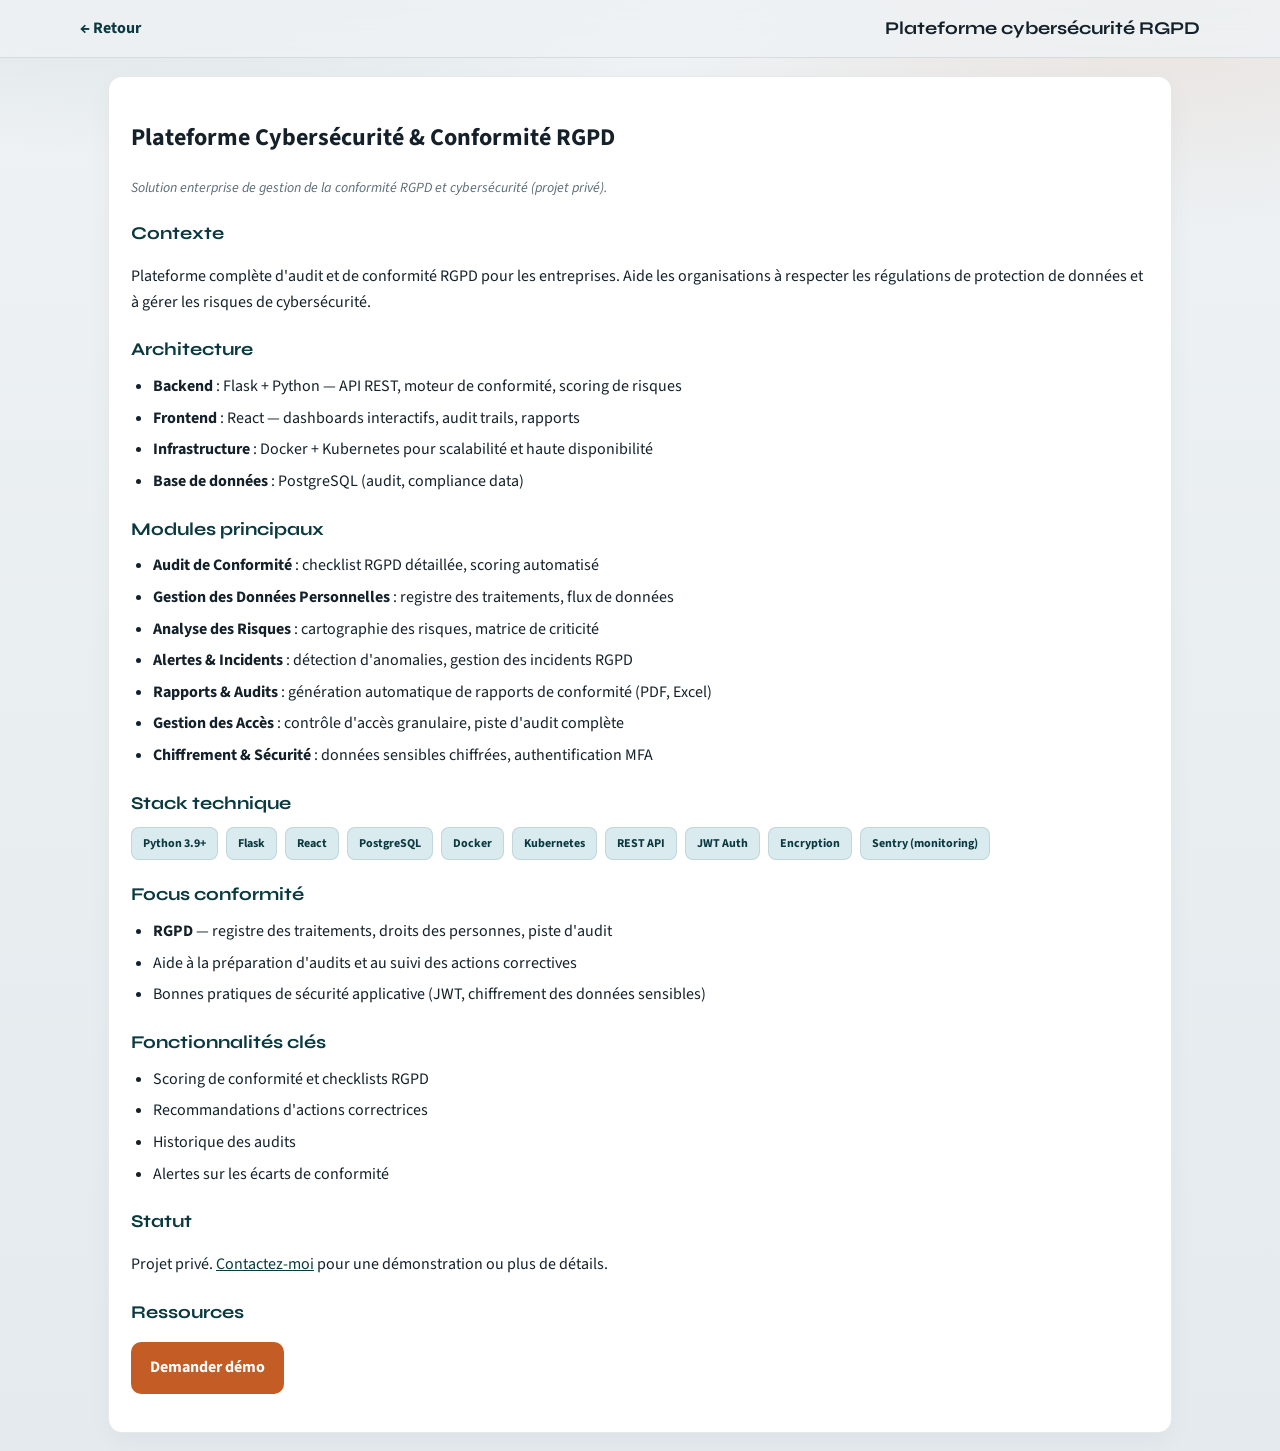
<file: projects/cyber_rgpd.html>
<!doctype html>
<html lang="fr">
<head>
  <meta charset="utf-8" />
  <meta name="viewport" content="width=device-width,initial-scale=1" />
  <title>Plateforme cybersécurité RGPD — Projet (privé) | Khady Diop</title>
  <meta name="description" content="Plateforme d'audit et de conformité RGPD : Flask, React, PostgreSQL, Docker. Projet privé.">
  <meta property="og:title" content="Plateforme cybersécurité RGPD | Khady Diop">
  <meta property="og:description" content="Solution de conformité RGPD — Flask, React, Docker/Kubernetes.">
  <meta property="og:type" content="website">
  <meta property="og:url" content="https://arame7.github.io/projects/cyber_rgpd.html">
  <meta property="og:image" content="https://arame7.github.io/images/profile.JPG">
  <link rel="canonical" href="https://arame7.github.io/projects/cyber_rgpd.html">
  <link rel="icon" href="/images/profile.JPG" type="image/jpeg">
  <link rel="stylesheet" href="/styles.css">
</head>
<body>
  <a class="skip-link" href="#main">Aller au contenu</a>
  <header class="site-header"><div class="container header-inner"><a href="/">← Retour</a><h1>Plateforme cybersécurité RGPD</h1></div></header>
  <main id="main" class="container">
    <section class="card">
      <h2>Plateforme Cybersécurité & Conformité RGPD</h2>
      <p class="note">Solution enterprise de gestion de la conformité RGPD et cybersécurité (projet privé).</p>
      
      <h3>Contexte</h3>
      <p>Plateforme complète d'audit et de conformité RGPD pour les entreprises. Aide les organisations à respecter les régulations de protection de données et à gérer les risques de cybersécurité.</p>
      
      <h3>Architecture</h3>
      <ul>
        <li><strong>Backend</strong> : Flask + Python — API REST, moteur de conformité, scoring de risques</li>
        <li><strong>Frontend</strong> : React — dashboards interactifs, audit trails, rapports</li>
        <li><strong>Infrastructure</strong> : Docker + Kubernetes pour scalabilité et haute disponibilité</li>
        <li><strong>Base de données</strong> : PostgreSQL (audit, compliance data)</li>
      </ul>

      <h3>Modules principaux</h3>
      <ul>
        <li><strong>Audit de Conformité</strong> : checklist RGPD détaillée, scoring automatisé</li>
        <li><strong>Gestion des Données Personnelles</strong> : registre des traitements, flux de données</li>
        <li><strong>Analyse des Risques</strong> : cartographie des risques, matrice de criticité</li>
        <li><strong>Alertes & Incidents</strong> : détection d'anomalies, gestion des incidents RGPD</li>
        <li><strong>Rapports & Audits</strong> : génération automatique de rapports de conformité (PDF, Excel)</li>
        <li><strong>Gestion des Accès</strong> : contrôle d'accès granulaire, piste d'audit complète</li>
        <li><strong>Chiffrement & Sécurité</strong> : données sensibles chiffrées, authentification MFA</li>
      </ul>

      <h3>Stack technique</h3>
      <div class="tech-stack">
        <span class="tech-badge">Python 3.9+</span>
        <span class="tech-badge">Flask</span>
        <span class="tech-badge">React</span>
        <span class="tech-badge">PostgreSQL</span>
        <span class="tech-badge">Docker</span>
        <span class="tech-badge">Kubernetes</span>
        <span class="tech-badge">REST API</span>
        <span class="tech-badge">JWT Auth</span>
        <span class="tech-badge">Encryption</span>
        <span class="tech-badge">Sentry (monitoring)</span>
      </div>

      <h3>Focus conformité</h3>
      <ul>
        <li><strong>RGPD</strong> — registre des traitements, droits des personnes, piste d'audit</li>
        <li>Aide à la préparation d'audits et au suivi des actions correctives</li>
        <li>Bonnes pratiques de sécurité applicative (JWT, chiffrement des données sensibles)</li>
      </ul>

      <h3>Fonctionnalités clés</h3>
      <ul>
        <li>Scoring de conformité et checklists RGPD</li>
        <li>Recommandations d'actions correctrices</li>
        <li>Historique des audits</li>
        <li>Alertes sur les écarts de conformité</li>
      </ul>

      <h3>Statut</h3>
      <p>Projet privé. <a href="mailto:khadydiopfr02@gmail.com">Contactez-moi</a> pour une démonstration ou plus de détails.</p>
      
      <h3>Ressources</h3>
      <p>
        <a href="mailto:khadydiopfr02@gmail.com" class="btn">Demander démo</a>
      </p>
    </section>
  </main>
</body>
</html>
</file>
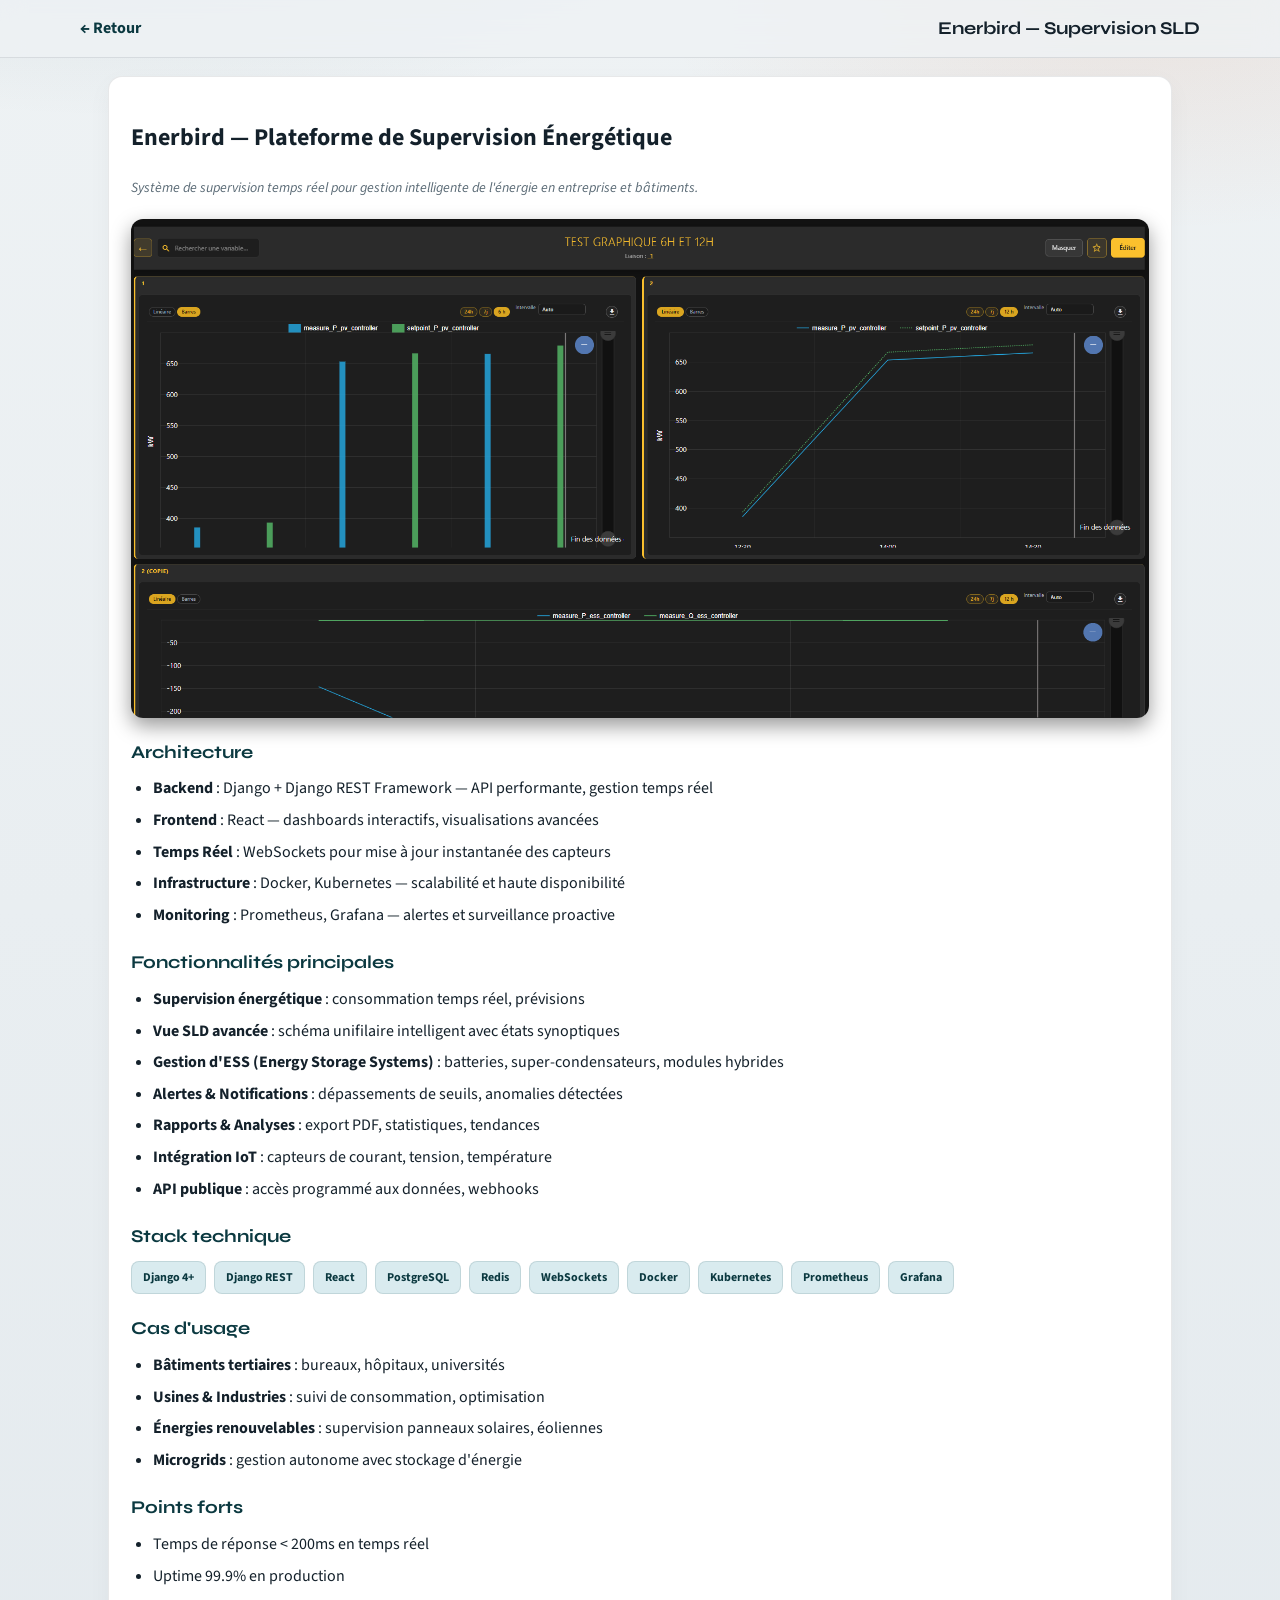
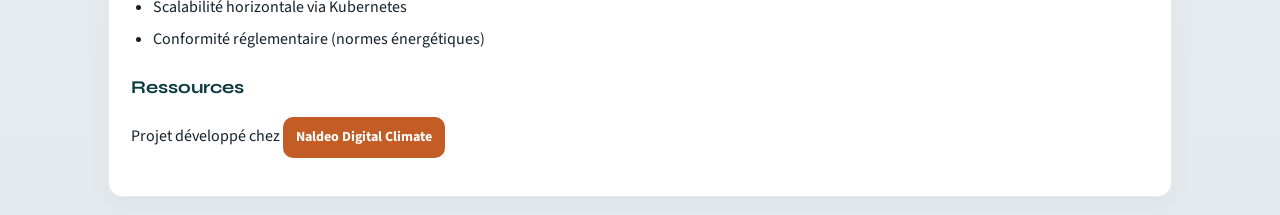
<file: projects/enerbird.html>
<!doctype html>
<html lang="fr">
<head>
  <meta charset="utf-8" />
  <meta name="viewport" content="width=device-width,initial-scale=1" />
  <title>Enerbird — Supervision Énergétique | Khady Diop</title>
  <meta name="description" content="Enerbird : supervision énergétique temps réel, dashboards SLD et stack Django/React. Projet réalisé chez Naldeo Digital Climate.">
  <meta property="og:title" content="Enerbird — Supervision Énergétique | Khady Diop">
  <meta property="og:description" content="Dashboards et supervision SLD — Django, React, PostgreSQL, Docker.">
  <meta property="og:type" content="website">
  <meta property="og:url" content="https://arame7.github.io/projects/enerbird.html">
  <meta property="og:image" content="https://arame7.github.io/images/enerbd1.png">
  <link rel="canonical" href="https://arame7.github.io/projects/enerbird.html">
  <link rel="icon" href="/images/profile.JPG" type="image/jpeg">
  <link rel="stylesheet" href="/styles.css">
</head>
<body>
  <header class="site-header"><div class="container header-inner"><a href="/">← Retour</a><h1>Enerbird — Supervision SLD</h1></div></header>
  <main class="container">
    <section class="card">
      <h2>Enerbird — Plateforme de Supervision Énergétique</h2>
      <p class="note">Système de supervision temps réel pour gestion intelligente de l'énergie en entreprise et bâtiments.</p>
      
      <div style="margin:20px 0;">
        <img src="/images/enerbd1.png" alt="Enerbird Dashboard" style="max-width:100%; border-radius:12px; box-shadow:0 8px 20px rgba(0,0,0,0.4);" loading="lazy">
      </div>

      <h3>Architecture</h3>
      <ul>
        <li><strong>Backend</strong> : Django + Django REST Framework — API performante, gestion temps réel</li>
        <li><strong>Frontend</strong> : React — dashboards interactifs, visualisations avancées</li>
        <li><strong>Temps Réel</strong> : WebSockets pour mise à jour instantanée des capteurs</li>
        <li><strong>Infrastructure</strong> : Docker, Kubernetes — scalabilité et haute disponibilité</li>
        <li><strong>Monitoring</strong> : Prometheus, Grafana — alertes et surveillance proactive</li>
      </ul>

      <h3>Fonctionnalités principales</h3>
      <ul>
        <li><strong>Supervision énergétique</strong> : consommation temps réel, prévisions</li>
        <li><strong>Vue SLD avancée</strong> : schéma unifilaire intelligent avec états synoptiques</li>
        <li><strong>Gestion d'ESS (Energy Storage Systems)</strong> : batteries, super-condensateurs, modules hybrides</li>
        <li><strong>Alertes & Notifications</strong> : dépassements de seuils, anomalies détectées</li>
        <li><strong>Rapports & Analyses</strong> : export PDF, statistiques, tendances</li>
        <li><strong>Intégration IoT</strong> : capteurs de courant, tension, température</li>
        <li><strong>API publique</strong> : accès programmé aux données, webhooks</li>
      </ul>

      <h3>Stack technique</h3>
      <div class="tech-stack">
        <span class="tech-badge">Django 4+</span>
        <span class="tech-badge">Django REST</span>
        <span class="tech-badge">React</span>
        <span class="tech-badge">PostgreSQL</span>
        <span class="tech-badge">Redis</span>
        <span class="tech-badge">WebSockets</span>
        <span class="tech-badge">Docker</span>
        <span class="tech-badge">Kubernetes</span>
        <span class="tech-badge">Prometheus</span>
        <span class="tech-badge">Grafana</span>
      </div>

      <h3>Cas d'usage</h3>
      <ul>
        <li><strong>Bâtiments tertiaires</strong> : bureaux, hôpitaux, universités</li>
        <li><strong>Usines & Industries</strong> : suivi de consommation, optimisation</li>
        <li><strong>Énergies renouvelables</strong> : supervision panneaux solaires, éoliennes</li>
        <li><strong>Microgrids</strong> : gestion autonome avec stockage d'énergie</li>
      </ul>

      <h3>Points forts</h3>
      <ul>
        <li>Temps de réponse < 200ms en temps réel</li>
        <li>Uptime 99.9% en production</li>
        <li>Scalabilité horizontale via Kubernetes</li>
        <li>Conformité réglementaire (normes énergétiques)</li>
      </ul>

      <h3>Ressources</h3>
      <p>Projet développé chez <a href="https://www.naldeo.com" target="_blank" rel="noopener noreferrer" class="btn" style="padding:8px 12px; font-size:14px;">Naldeo Digital Climate</a></p>
    </section>
  </main>
</body>
</html>
</file>
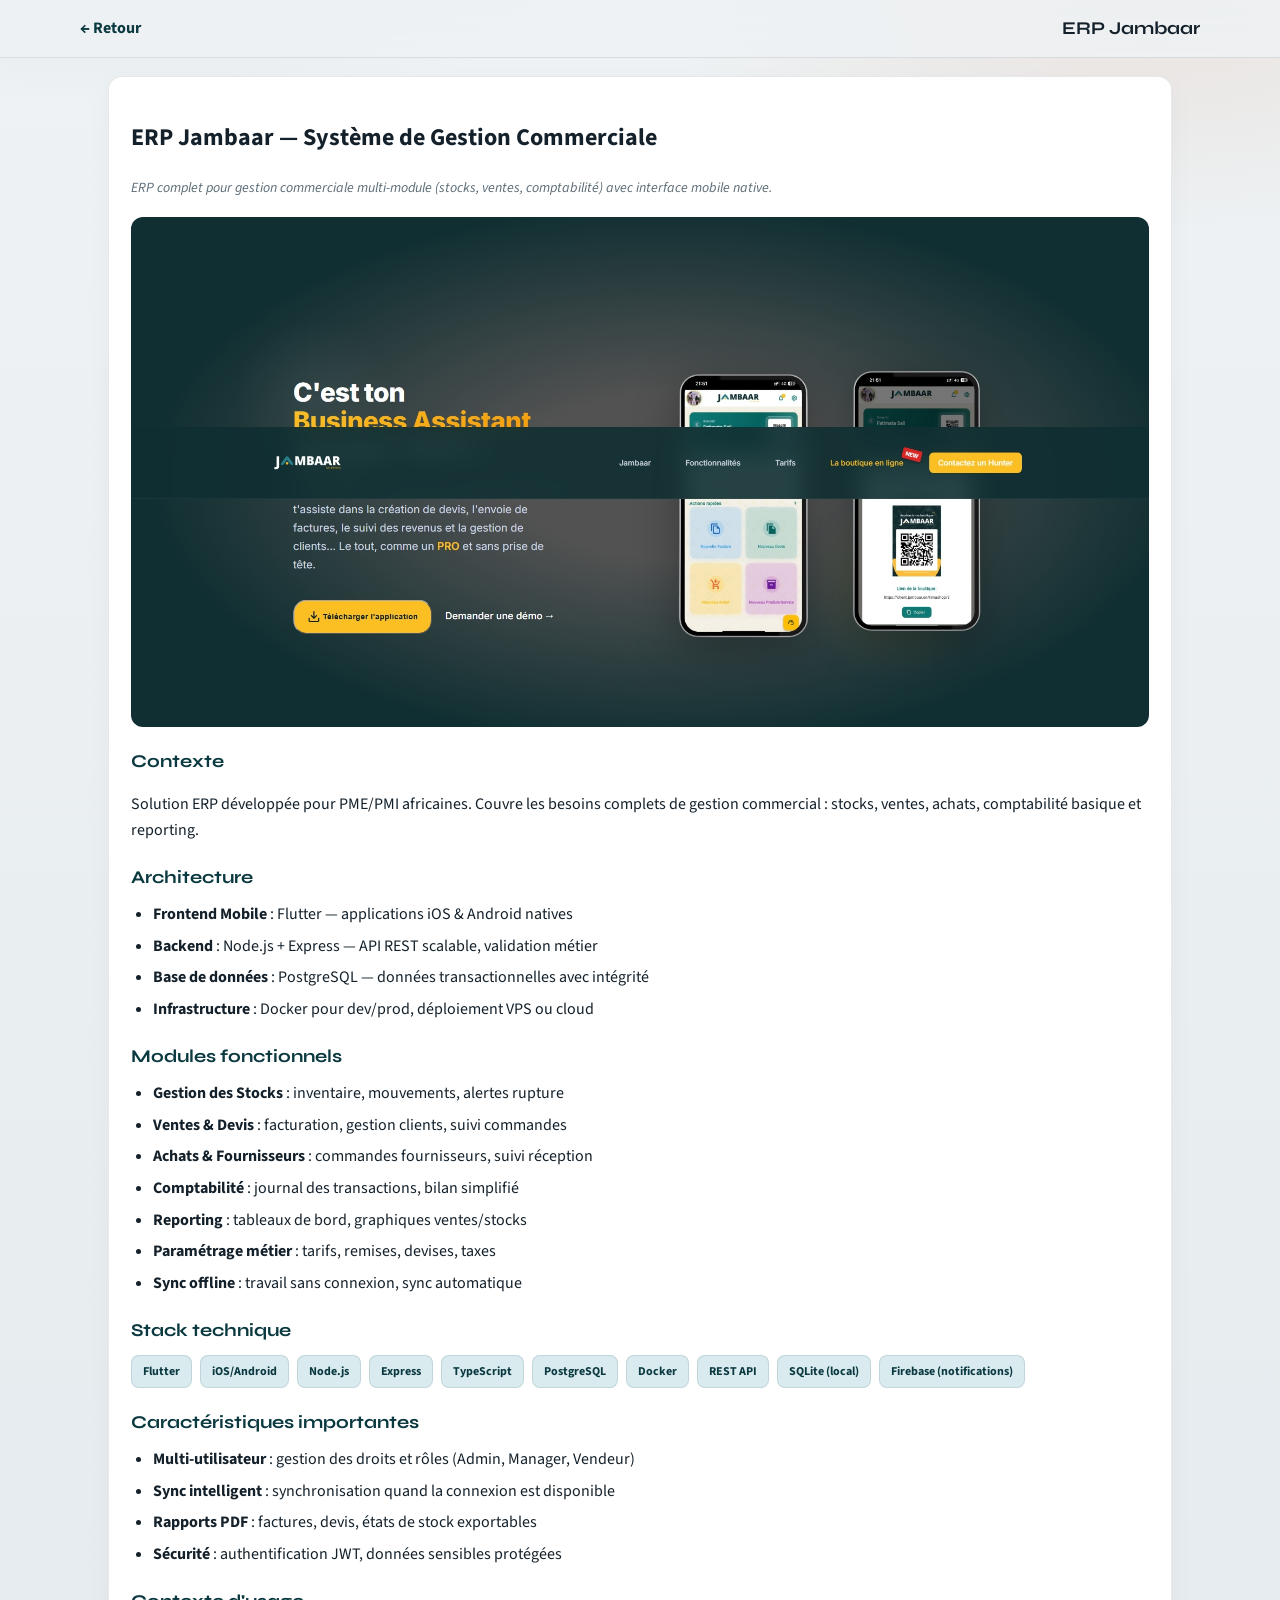
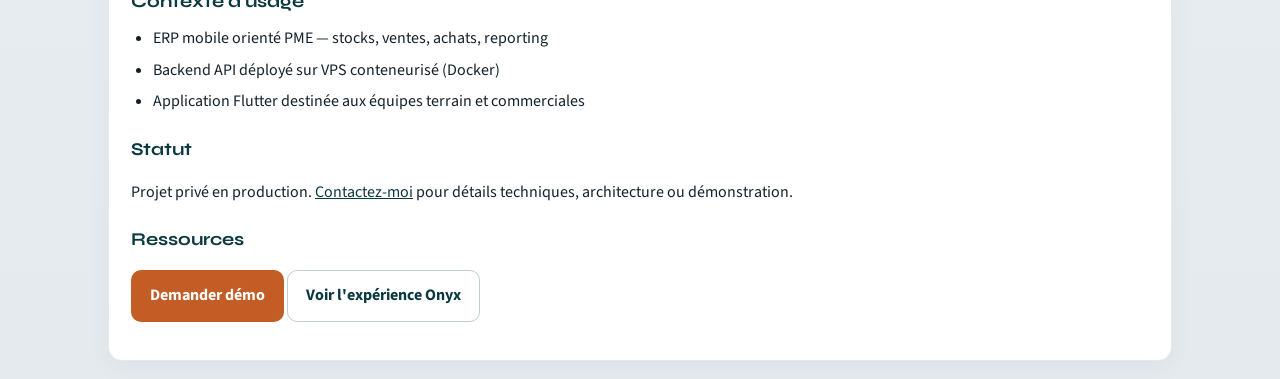
<file: projects/erp_jambaar.html>
<!doctype html>
<html lang="fr">
<head>
  <meta charset="utf-8" />
  <meta name="viewport" content="width=device-width,initial-scale=1" />
  <title>ERP Jambaar — Projet (privé) | Khady Diop</title>
  <meta name="description" content="ERP Jambaar : gestion commerciale multi-module avec Flutter, Node.js, Express et PostgreSQL. Projet privé.">
  <meta property="og:title" content="ERP Jambaar — Projet | Khady Diop">
  <meta property="og:description" content="ERP mobile Flutter + API Node.js/PostgreSQL — stocks, ventes, reporting.">
  <meta property="og:type" content="website">
  <meta property="og:url" content="https://arame7.github.io/projects/erp_jambaar.html">
  <meta property="og:image" content="https://arame7.github.io/images/jambaar.jpeg">
  <link rel="canonical" href="https://arame7.github.io/projects/erp_jambaar.html">
  <link rel="icon" href="/images/profile.JPG" type="image/jpeg">
  <link rel="stylesheet" href="/styles.css">
</head>
<body>
  <a class="skip-link" href="#main">Aller au contenu</a>
  <header class="site-header"><div class="container header-inner"><a href="/">← Retour</a><h1>ERP Jambaar</h1></div></header>
  <main id="main" class="container">
    <section class="card">
      <h2>ERP Jambaar — Système de Gestion Commerciale</h2>
      <p class="note">ERP complet pour gestion commerciale multi-module (stocks, ventes, comptabilité) avec interface mobile native.</p>
      <div class="project-hero">
        <img src="/images/jambaar.jpeg" alt="Capture d'écran ERP Jambaar" loading="lazy">
      </div>
      
      <h3>Contexte</h3>
      <p>Solution ERP développée pour PME/PMI africaines. Couvre les besoins complets de gestion commercial : stocks, ventes, achats, comptabilité basique et reporting.</p>
      
      <h3>Architecture</h3>
      <ul>
        <li><strong>Frontend Mobile</strong> : Flutter — applications iOS & Android natives</li>
        <li><strong>Backend</strong> : Node.js + Express — API REST scalable, validation métier</li>
        <li><strong>Base de données</strong> : PostgreSQL — données transactionnelles avec intégrité</li>
        <li><strong>Infrastructure</strong> : Docker pour dev/prod, déploiement VPS ou cloud</li>
      </ul>

      <h3>Modules fonctionnels</h3>
      <ul>
        <li><strong>Gestion des Stocks</strong> : inventaire, mouvements, alertes rupture</li>
        <li><strong>Ventes & Devis</strong> : facturation, gestion clients, suivi commandes</li>
        <li><strong>Achats & Fournisseurs</strong> : commandes fournisseurs, suivi réception</li>
        <li><strong>Comptabilité</strong> : journal des transactions, bilan simplifié</li>
        <li><strong>Reporting</strong> : tableaux de bord, graphiques ventes/stocks</li>
        <li><strong>Paramétrage métier</strong> : tarifs, remises, devises, taxes</li>
        <li><strong>Sync offline</strong> : travail sans connexion, sync automatique</li>
      </ul>

      <h3>Stack technique</h3>
      <div class="tech-stack">
        <span class="tech-badge">Flutter</span>
        <span class="tech-badge">iOS/Android</span>
        <span class="tech-badge">Node.js</span>
        <span class="tech-badge">Express</span>
        <span class="tech-badge">TypeScript</span>
        <span class="tech-badge">PostgreSQL</span>
        <span class="tech-badge">Docker</span>
        <span class="tech-badge">REST API</span>
        <span class="tech-badge">SQLite (local)</span>
        <span class="tech-badge">Firebase (notifications)</span>
      </div>

      <h3>Caractéristiques importantes</h3>
      <ul>
        <li><strong>Multi-utilisateur</strong> : gestion des droits et rôles (Admin, Manager, Vendeur)</li>
        <li><strong>Sync intelligent</strong> : synchronisation quand la connexion est disponible</li>
        <li><strong>Rapports PDF</strong> : factures, devis, états de stock exportables</li>
        <li><strong>Sécurité</strong> : authentification JWT, données sensibles protégées</li>
      </ul>

      <h3>Contexte d'usage</h3>
      <ul>
        <li>ERP mobile orienté PME — stocks, ventes, achats, reporting</li>
        <li>Backend API déployé sur VPS conteneurisé (Docker)</li>
        <li>Application Flutter destinée aux équipes terrain et commerciales</li>
      </ul>

      <h3>Statut</h3>
      <p>Projet privé en production. <a href="mailto:khadydiopfr02@gmail.com">Contactez-moi</a> pour détails techniques, architecture ou démonstration.</p>
      
      <h3>Ressources</h3>
      <p>
        <a href="mailto:khadydiopfr02@gmail.com" class="btn">Demander démo</a>
        <a href="/projects/onyx.html" class="btn btn-secondary">Voir l'expérience Onyx</a>
      </p>
    </section>
  </main>
</body>
</html>
</file>
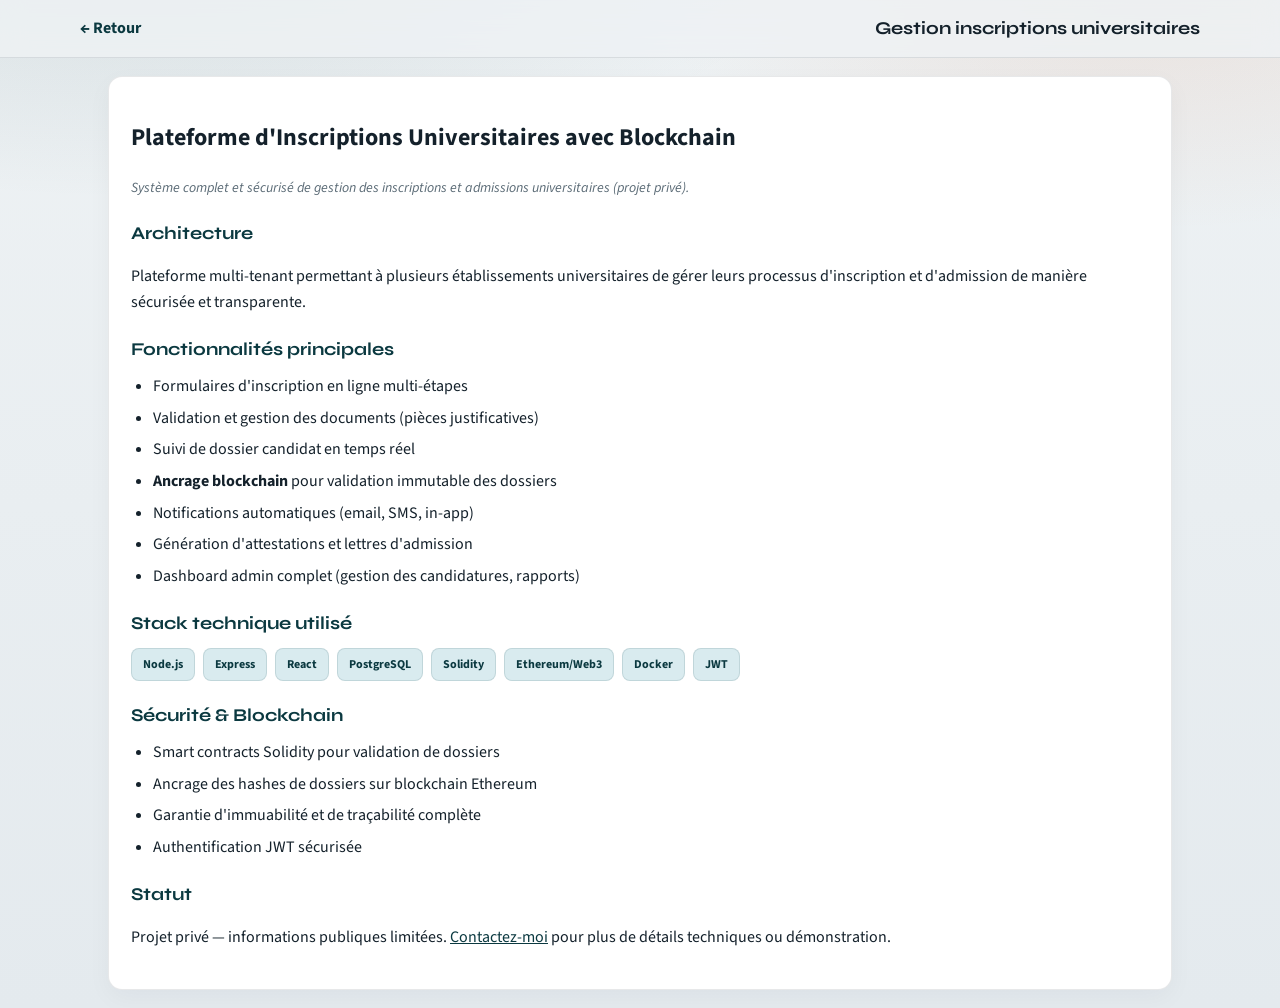
<file: projects/inscriptions_univ.html>
<!doctype html>
<html lang="fr">
<head>
  <meta charset="utf-8" />
  <meta name="viewport" content="width=device-width,initial-scale=1" />
  <title>Inscriptions universitaires — Projet (privé) | Khady Diop</title>
  <meta name="description" content="Plateforme d'inscriptions universitaires avec ancrage blockchain pour traçabilité des dossiers. Projet privé.">
  <meta property="og:title" content="Inscriptions universitaires | Khady Diop">
  <meta property="og:description" content="Inscriptions et ancrage blockchain — Node.js, React, Solidity.">
  <meta property="og:type" content="website">
  <meta property="og:url" content="https://arame7.github.io/projects/inscriptions_univ.html">
  <meta property="og:image" content="https://arame7.github.io/images/profile.JPG">
  <link rel="canonical" href="https://arame7.github.io/projects/inscriptions_univ.html">
  <link rel="icon" href="/images/profile.JPG" type="image/jpeg">
  <link rel="stylesheet" href="/styles.css">
</head>
<body>
  <header class="site-header"><div class="container header-inner"><a href="/">← Retour</a><h1>Gestion inscriptions universitaires</h1></div></header>
  <main class="container">
    <section class="card">
      <h2>Plateforme d'Inscriptions Universitaires avec Blockchain</h2>
      <p class="note">Système complet et sécurisé de gestion des inscriptions et admissions universitaires (projet privé).</p>
      
      <h3>Architecture</h3>
      <p>Plateforme multi-tenant permettant à plusieurs établissements universitaires de gérer leurs processus d'inscription et d'admission de manière sécurisée et transparente.</p>
      
      <h3>Fonctionnalités principales</h3>
      <ul>
        <li>Formulaires d'inscription en ligne multi-étapes</li>
        <li>Validation et gestion des documents (pièces justificatives)</li>
        <li>Suivi de dossier candidat en temps réel</li>
        <li><strong>Ancrage blockchain</strong> pour validation immutable des dossiers</li>
        <li>Notifications automatiques (email, SMS, in-app)</li>
        <li>Génération d'attestations et lettres d'admission</li>
        <li>Dashboard admin complet (gestion des candidatures, rapports)</li>
      </ul>

      <h3>Stack technique utilisé</h3>
      <div class="tech-stack">
        <span class="tech-badge">Node.js</span>
        <span class="tech-badge">Express</span>
        <span class="tech-badge">React</span>
        <span class="tech-badge">PostgreSQL</span>
        <span class="tech-badge">Solidity</span>
        <span class="tech-badge">Ethereum/Web3</span>
        <span class="tech-badge">Docker</span>
        <span class="tech-badge">JWT</span>
      </div>

      <h3>Sécurité & Blockchain</h3>
      <ul>
        <li>Smart contracts Solidity pour validation de dossiers</li>
        <li>Ancrage des hashes de dossiers sur blockchain Ethereum</li>
        <li>Garantie d'immuabilité et de traçabilité complète</li>
        <li>Authentification JWT sécurisée</li>
      </ul>

      <h3>Statut</h3>
      <p>Projet privé — informations publiques limitées. <a href="mailto:khadydiopfr02@gmail.com">Contactez-moi</a> pour plus de détails techniques ou démonstration.</p>
    </section>
  </main>
</body>
</html>
</file>
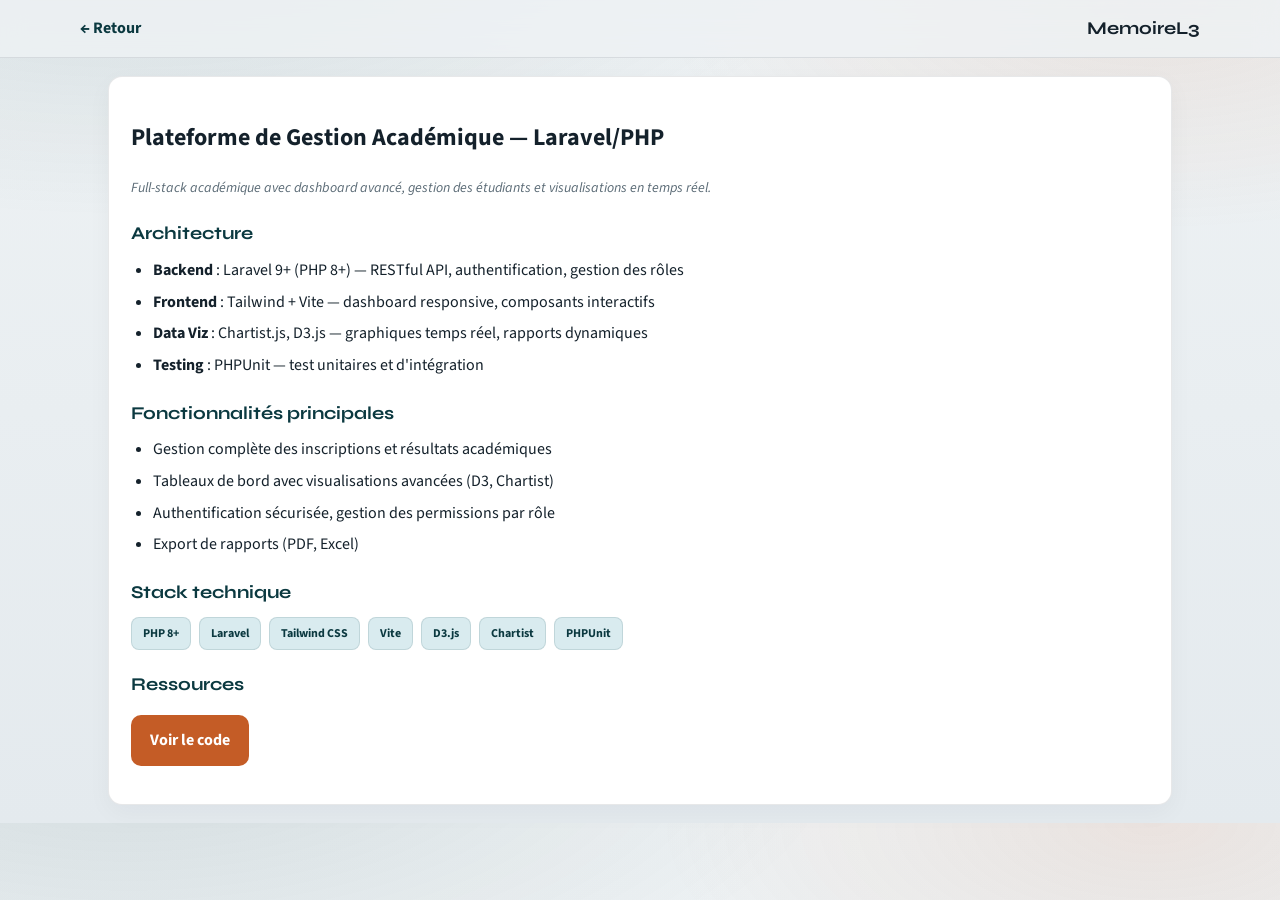
<file: projects/MemoireL3.html>
<!doctype html>
<html lang="fr">
<head>
  <meta charset="utf-8" />
  <meta name="viewport" content="width=device-width,initial-scale=1" />
  <title>Mémoire L3 — Dashboard Laravel | Khady Diop</title>
  <meta name="description" content="Application Laravel/PHP avec visualisations D3 et Chartist — dashboard et gestion.">
  <meta property="og:title" content="Mémoire L3 — Dashboard Laravel | Khady Diop">
  <meta property="og:description" content="Laravel, D3, Chartist — application de dashboard et gestion.">
  <meta property="og:type" content="website">
  <meta property="og:url" content="https://arame7.github.io/projects/MemoireL3.html">
  <meta property="og:image" content="https://arame7.github.io/images/profile.JPG">
  <link rel="canonical" href="https://arame7.github.io/projects/MemoireL3.html">
  <link rel="icon" href="/images/profile.JPG" type="image/jpeg">
  <link rel="stylesheet" href="/styles.css">
</head>
<body>
  <header class="site-header"><div class="container header-inner"><a href="/">← Retour</a><h1>MemoireL3</h1></div></header>
  <main class="container">
    <section class="card">
      <h2>Plateforme de Gestion Académique — Laravel/PHP</h2>
      <p class="note">Full-stack académique avec dashboard avancé, gestion des étudiants et visualisations en temps réel.</p>
      
      <h3>Architecture</h3>
      <ul>
        <li><strong>Backend</strong> : Laravel 9+ (PHP 8+) — RESTful API, authentification, gestion des rôles</li>
        <li><strong>Frontend</strong> : Tailwind + Vite — dashboard responsive, composants interactifs</li>
        <li><strong>Data Viz</strong> : Chartist.js, D3.js — graphiques temps réel, rapports dynamiques</li>
        <li><strong>Testing</strong> : PHPUnit — test unitaires et d'intégration</li>
      </ul>

      <h3>Fonctionnalités principales</h3>
      <ul>
        <li>Gestion complète des inscriptions et résultats académiques</li>
        <li>Tableaux de bord avec visualisations avancées (D3, Chartist)</li>
        <li>Authentification sécurisée, gestion des permissions par rôle</li>
        <li>Export de rapports (PDF, Excel)</li>
      </ul>

      <h3>Stack technique</h3>
      <div class="tech-stack">
        <span class="tech-badge">PHP 8+</span>
        <span class="tech-badge">Laravel</span>
        <span class="tech-badge">Tailwind CSS</span>
        <span class="tech-badge">Vite</span>
        <span class="tech-badge">D3.js</span>
        <span class="tech-badge">Chartist</span>
        <span class="tech-badge">PHPUnit</span>
      </div>

      <h3>Ressources</h3>
      <p>
        <a href="https://github.com/arame7/MemoireL3" target="_blank" rel="noopener noreferrer" class="btn">Voir le code</a>
        <a href="https://github.com/arame7/MemoireL3#readme" target="_blank" rel="noopener noreferrer" class="btn" style="background:var(--accent-deep)">Documentation</a>
      </p>
    </section>
  </main>
</body>
</html>
</file>
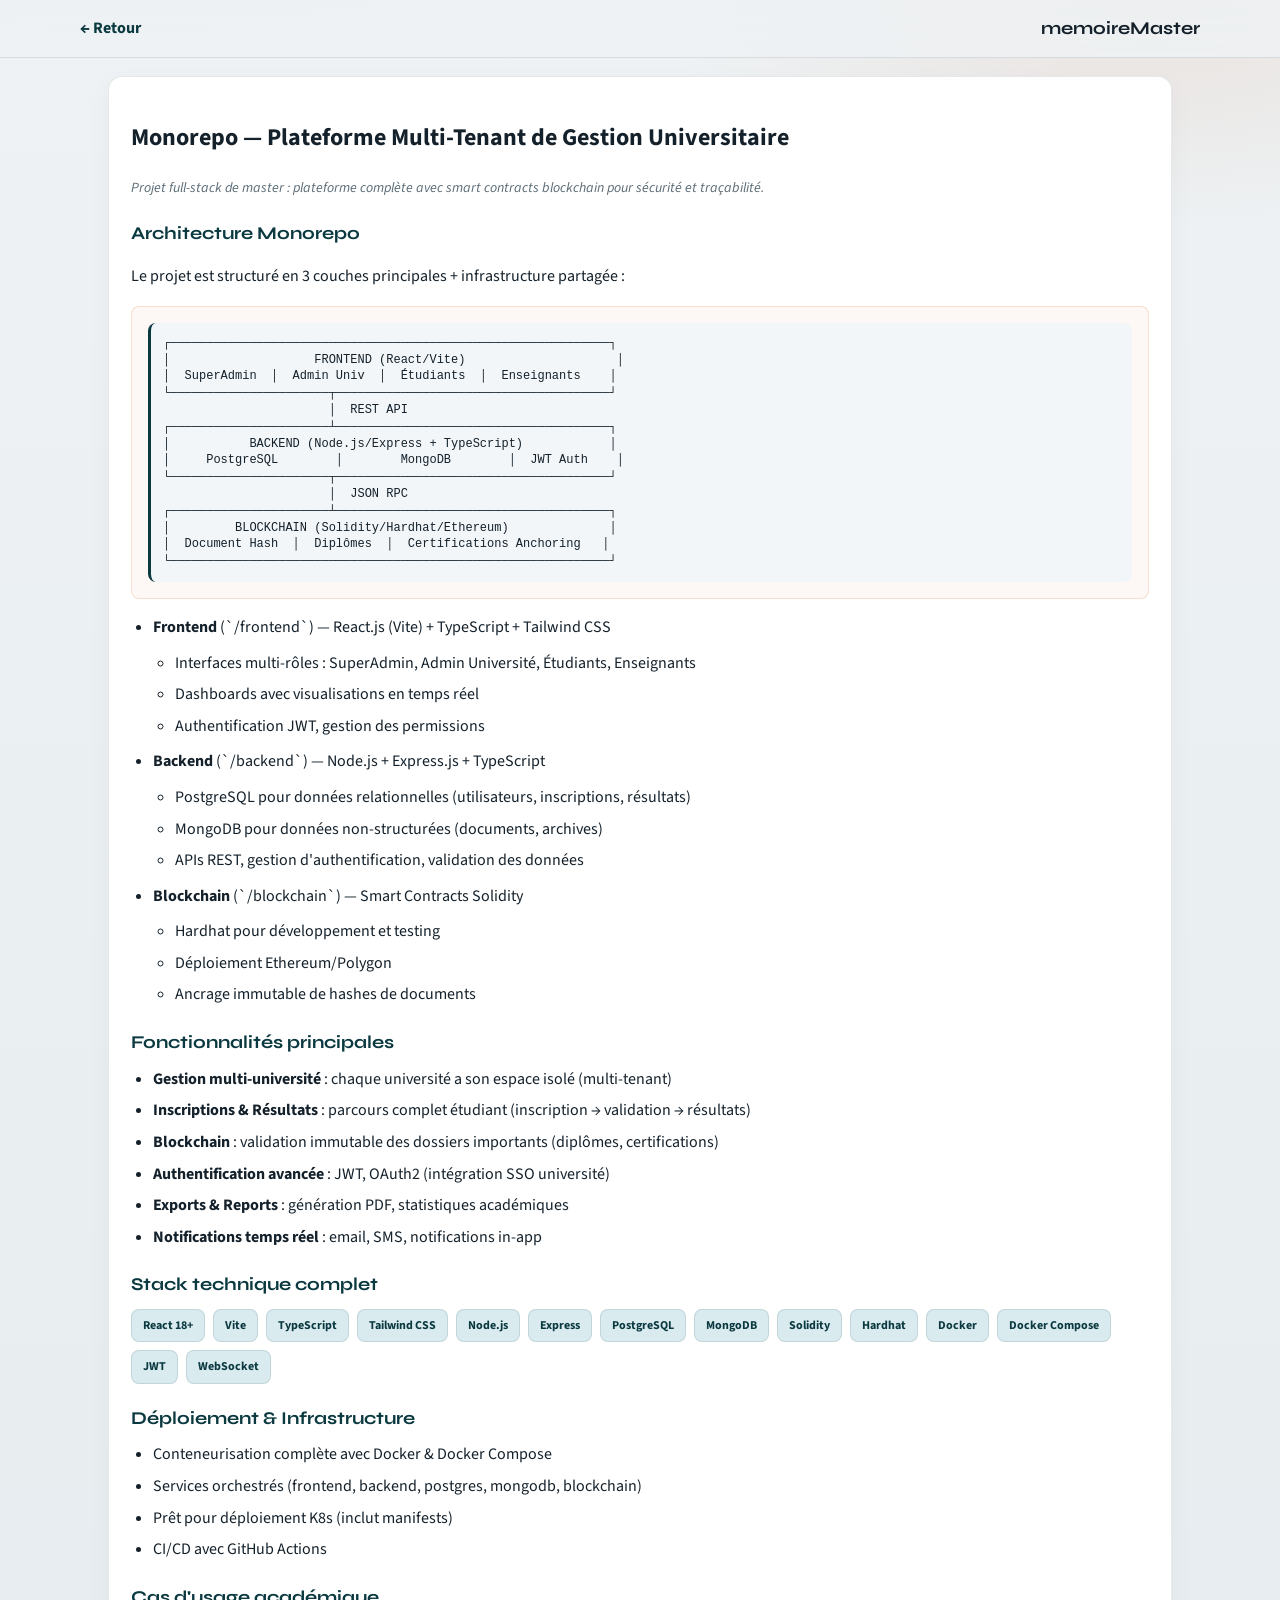
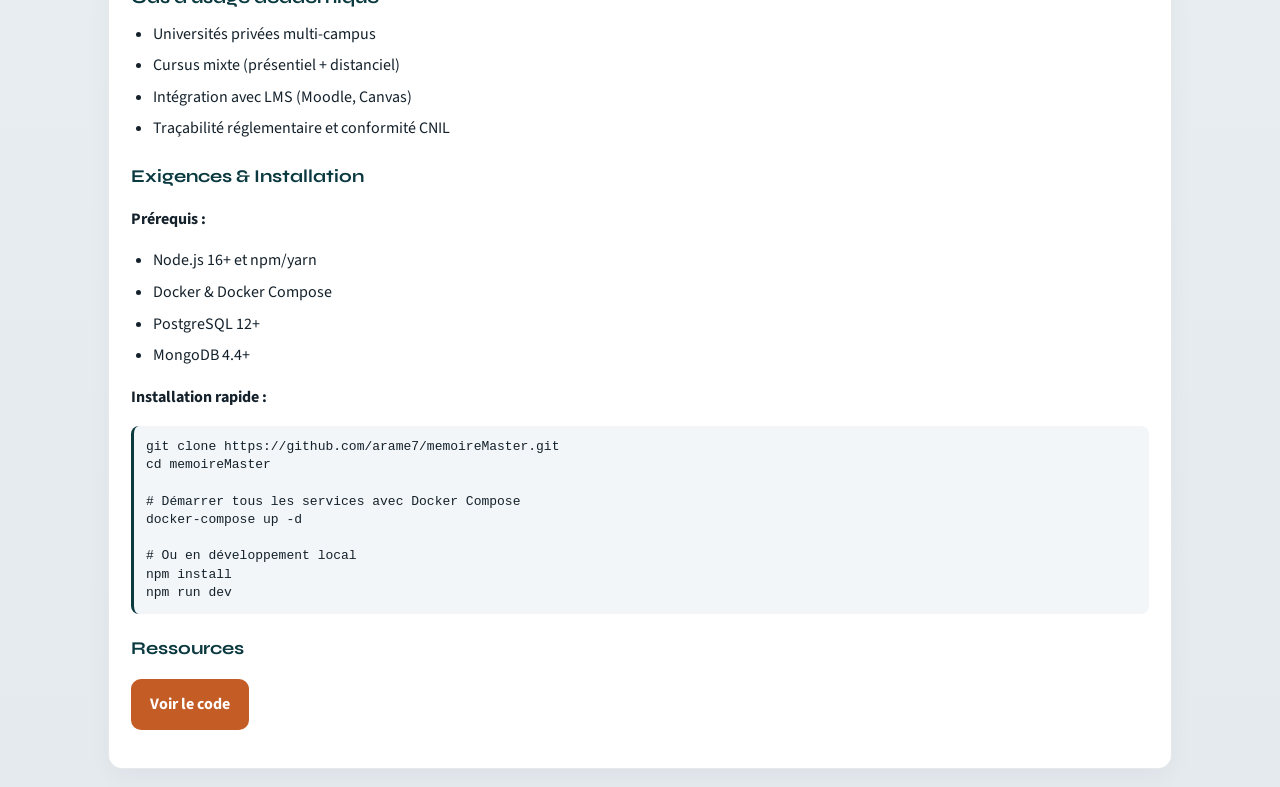
<file: projects/memoireMaster.html>
<!doctype html>
<html lang="fr">
<head>
  <meta charset="utf-8" />
  <meta name="viewport" content="width=device-width,initial-scale=1" />
  <title>Mémoire Master — Ancrage blockchain | Khady Diop</title>
  <meta name="description" content="Monorepo full-stack : React Vite, Node/Express TypeScript et ancrage blockchain Solidity/Hardhat.">
  <meta property="og:title" content="Mémoire Master — Ancrage blockchain | Khady Diop">
  <meta property="og:description" content="React + Node/Express + Solidity — monorepo full-stack avec Docker.">
  <meta property="og:type" content="website">
  <meta property="og:url" content="https://arame7.github.io/projects/memoireMaster.html">
  <meta property="og:image" content="https://arame7.github.io/images/profile.JPG">
  <link rel="canonical" href="https://arame7.github.io/projects/memoireMaster.html">
  <link rel="icon" href="/images/profile.JPG" type="image/jpeg">
  <link rel="stylesheet" href="/styles.css">
</head>
<body>
  <header class="site-header"><div class="container header-inner"><a href="/">← Retour</a><h1>memoireMaster</h1></div></header>
  <main class="container">
    <section class="card">
      <h2>Monorepo — Plateforme Multi-Tenant de Gestion Universitaire</h2>
      <p class="note">Projet full-stack de master : plateforme complète avec smart contracts blockchain pour sécurité et traçabilité.</p>
      
      <h3>Architecture Monorepo</h3>
      <p>Le projet est structuré en 3 couches principales + infrastructure partagée :</p>
      
      <div style="background:rgba(217,115,59,0.05); padding:16px; border-radius:8px; border:1px solid rgba(217,115,59,0.2); margin-bottom:16px; overflow-x:auto;">
        <pre style="margin:0; font-size:12px;">┌─────────────────────────────────────────────────────────────┐
│                    FRONTEND (React/Vite)                     │
│  SuperAdmin  │  Admin Univ  │  Étudiants  │  Enseignants    │
└──────────────────────┬──────────────────────────────────────┘
                       │  REST API
┌──────────────────────┴──────────────────────────────────────┐
│           BACKEND (Node.js/Express + TypeScript)            │
│     PostgreSQL        │        MongoDB        │  JWT Auth    │
└──────────────────────┬──────────────────────────────────────┘
                       │  JSON RPC
┌──────────────────────┴──────────────────────────────────────┐
│         BLOCKCHAIN (Solidity/Hardhat/Ethereum)              │
│  Document Hash  │  Diplômes  │  Certifications Anchoring   │
└─────────────────────────────────────────────────────────────┘</pre>
      </div>
      
      <ul>
        <li><strong>Frontend</strong> (`/frontend`) — React.js (Vite) + TypeScript + Tailwind CSS
          <ul><li>Interfaces multi-rôles : SuperAdmin, Admin Université, Étudiants, Enseignants</li>
          <li>Dashboards avec visualisations en temps réel</li>
          <li>Authentification JWT, gestion des permissions</li></ul>
        </li>
        <li><strong>Backend</strong> (`/backend`) — Node.js + Express.js + TypeScript
          <ul><li>PostgreSQL pour données relationnelles (utilisateurs, inscriptions, résultats)</li>
          <li>MongoDB pour données non-structurées (documents, archives)</li>
          <li>APIs REST, gestion d'authentification, validation des données</li></ul>
        </li>
        <li><strong>Blockchain</strong> (`/blockchain`) — Smart Contracts Solidity
          <ul><li>Hardhat pour développement et testing</li>
          <li>Déploiement Ethereum/Polygon</li>
          <li>Ancrage immutable de hashes de documents</li></ul>
        </li>
      </ul>

      <h3>Fonctionnalités principales</h3>
      <ul>
        <li><strong>Gestion multi-université</strong> : chaque université a son espace isolé (multi-tenant)</li>
        <li><strong>Inscriptions & Résultats</strong> : parcours complet étudiant (inscription → validation → résultats)</li>
        <li><strong>Blockchain</strong> : validation immutable des dossiers importants (diplômes, certifications)</li>
        <li><strong>Authentification avancée</strong> : JWT, OAuth2 (intégration SSO université)</li>
        <li><strong>Exports & Reports</strong> : génération PDF, statistiques académiques</li>
        <li><strong>Notifications temps réel</strong> : email, SMS, notifications in-app</li>
      </ul>

      <h3>Stack technique complet</h3>
      <div class="tech-stack">
        <span class="tech-badge">React 18+</span>
        <span class="tech-badge">Vite</span>
        <span class="tech-badge">TypeScript</span>
        <span class="tech-badge">Tailwind CSS</span>
        <span class="tech-badge">Node.js</span>
        <span class="tech-badge">Express</span>
        <span class="tech-badge">PostgreSQL</span>
        <span class="tech-badge">MongoDB</span>
        <span class="tech-badge">Solidity</span>
        <span class="tech-badge">Hardhat</span>
        <span class="tech-badge">Docker</span>
        <span class="tech-badge">Docker Compose</span>
        <span class="tech-badge">JWT</span>
        <span class="tech-badge">WebSocket</span>
      </div>

      <h3>Déploiement & Infrastructure</h3>
      <ul>
        <li>Conteneurisation complète avec Docker & Docker Compose</li>
        <li>Services orchestrés (frontend, backend, postgres, mongodb, blockchain)</li>
        <li>Prêt pour déploiement K8s (inclut manifests)</li>
        <li>CI/CD avec GitHub Actions</li>
      </ul>

      <h3>Cas d'usage académique</h3>
      <ul>
        <li>Universités privées multi-campus</li>
        <li>Cursus mixte (présentiel + distanciel)</li>
        <li>Intégration avec LMS (Moodle, Canvas)</li>
        <li>Traçabilité réglementaire et conformité CNIL</li>
      </ul>

      <h3>Exigences & Installation</h3>
      <p><strong>Prérequis :</strong></p>
      <ul>
        <li>Node.js 16+ et npm/yarn</li>
        <li>Docker & Docker Compose</li>
        <li>PostgreSQL 12+</li>
        <li>MongoDB 4.4+</li>
      </ul>
      
      <p><strong>Installation rapide :</strong></p>
      <pre>git clone https://github.com/arame7/memoireMaster.git
cd memoireMaster

# Démarrer tous les services avec Docker Compose
docker-compose up -d

# Ou en développement local
npm install
npm run dev</pre>

      <h3>Ressources</h3>
      <p>
        <a href="https://github.com/arame7/memoireMaster" target="_blank" rel="noopener noreferrer" class="btn">Voir le code</a>
        <a href="https://github.com/arame7/memoireMaster#readme" target="_blank" rel="noopener noreferrer" class="btn" style="background:var(--accent-deep)">Documentation complète</a>
      </p>
    </section>
  </main>
</body>
</html>
</file>
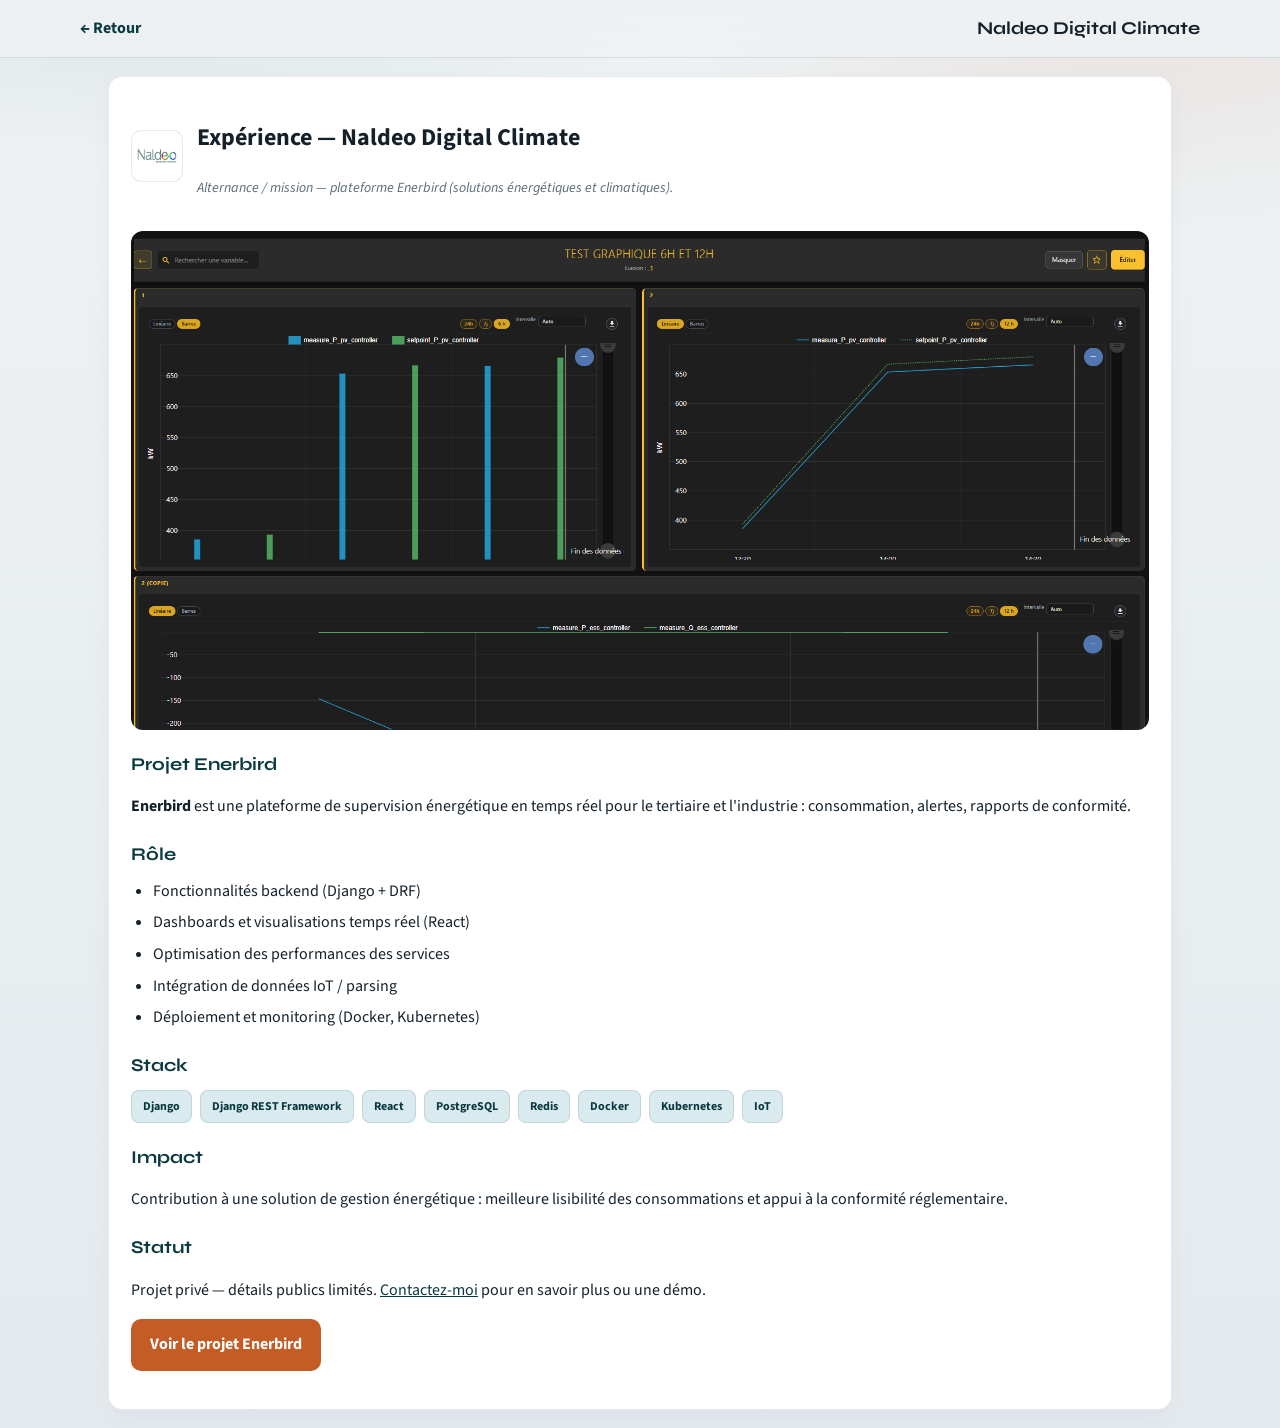
<file: projects/naldeo.html>
<!doctype html>
<html lang="fr">
<head>
  <meta charset="utf-8" />
  <meta name="viewport" content="width=device-width,initial-scale=1" />
  <title>Naldeo Digital Climate — Expérience | Khady Diop</title>
  <meta name="description" content="Expérience chez Naldeo Digital Climate : développement backend Django et dashboards React sur la plateforme Enerbird de supervision énergétique.">
  <meta property="og:title" content="Naldeo Digital Climate — Expérience | Khady Diop">
  <meta property="og:description" content="Mission Enerbird : Django, React, PostgreSQL, Docker — supervision énergétique temps réel.">
  <meta property="og:type" content="website">
  <meta property="og:url" content="https://arame7.github.io/projects/naldeo.html">
  <meta property="og:image" content="https://arame7.github.io/images/naldeo.jpg">
  <link rel="canonical" href="https://arame7.github.io/projects/naldeo.html">
  <link rel="icon" href="/images/profile.JPG" type="image/jpeg">
  <link rel="stylesheet" href="/styles.css">
</head>
<body>
  <a class="skip-link" href="#main">Aller au contenu</a>
  <header class="site-header">
    <div class="container header-inner">
      <a href="/">← Retour</a>
      <h1>Naldeo Digital Climate</h1>
    </div>
  </header>
  <main id="main" class="container">
    <section class="card">
      <div class="experience-top">
        <img class="org-logo" src="/images/naldeo.jpg" alt="Logo Naldeo" loading="lazy">
        <div>
          <h2>Expérience — Naldeo Digital Climate</h2>
          <p class="note">Alternance / mission — plateforme Enerbird (solutions énergétiques et climatiques).</p>
        </div>
      </div>

      <div class="project-hero">
        <img src="/images/enerbd1.png" alt="Dashboard Enerbird" loading="lazy">
      </div>

      <h3>Projet Enerbird</h3>
      <p><strong>Enerbird</strong> est une plateforme de supervision énergétique en temps réel pour le tertiaire et l'industrie : consommation, alertes, rapports de conformité.</p>

      <h3>Rôle</h3>
      <ul>
        <li>Fonctionnalités backend (Django + DRF)</li>
        <li>Dashboards et visualisations temps réel (React)</li>
        <li>Optimisation des performances des services</li>
        <li>Intégration de données IoT / parsing</li>
        <li>Déploiement et monitoring (Docker, Kubernetes)</li>
      </ul>

      <h3>Stack</h3>
      <div class="tech-stack">
        <span class="tech-badge">Django</span>
        <span class="tech-badge">Django REST Framework</span>
        <span class="tech-badge">React</span>
        <span class="tech-badge">PostgreSQL</span>
        <span class="tech-badge">Redis</span>
        <span class="tech-badge">Docker</span>
        <span class="tech-badge">Kubernetes</span>
        <span class="tech-badge">IoT</span>
      </div>

      <h3>Impact</h3>
      <p>Contribution à une solution de gestion énergétique : meilleure lisibilité des consommations et appui à la conformité réglementaire.</p>

      <h3>Statut</h3>
      <p>Projet privé — détails publics limités. <a href="mailto:khadydiopfr02@gmail.com">Contactez-moi</a> pour en savoir plus ou une démo.</p>
      <p><a class="btn" href="/projects/enerbird.html">Voir le projet Enerbird</a></p>
    </section>
  </main>
</body>
</html>
</file>
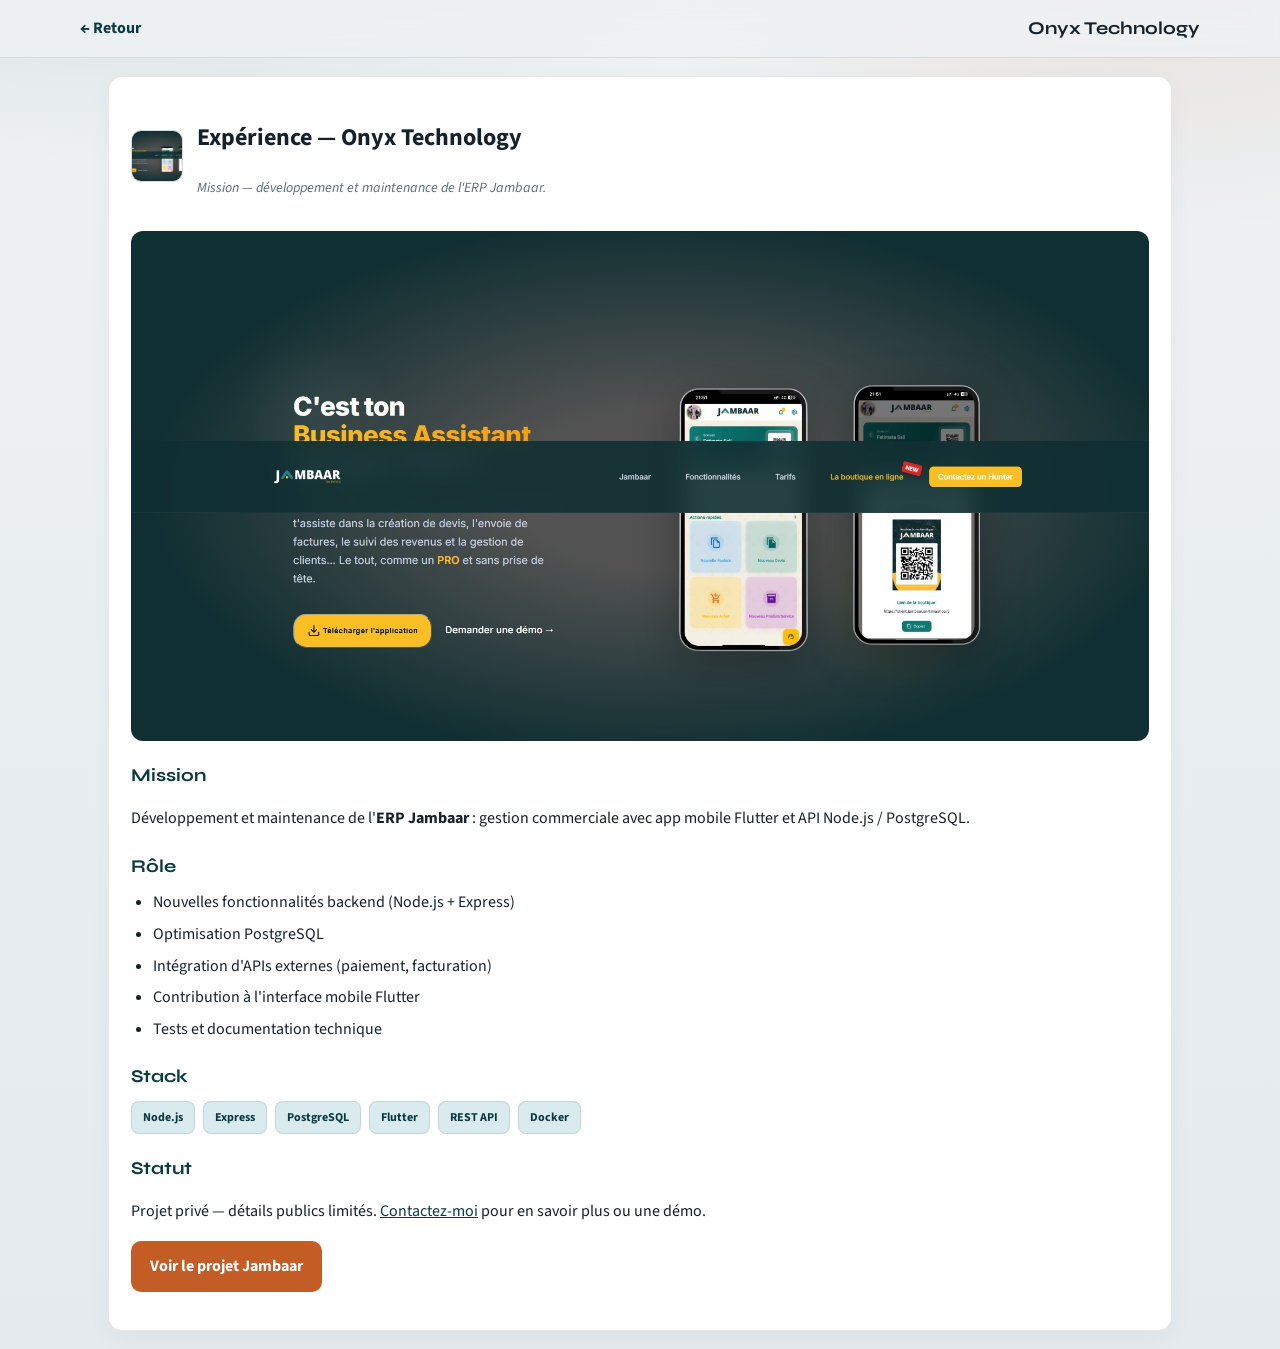
<file: projects/onyx.html>
<!doctype html>
<html lang="fr">
<head>
  <meta charset="utf-8" />
  <meta name="viewport" content="width=device-width,initial-scale=1" />
  <title>Onyx Technology — Expérience | Khady Diop</title>
  <meta name="description" content="Expérience chez Onyx Technology : développement backend Node.js et contribution Flutter sur l'ERP Jambaar.">
  <meta property="og:title" content="Onyx Technology — Expérience | Khady Diop">
  <meta property="og:description" content="Mission ERP Jambaar : Node.js, Express, PostgreSQL, Flutter.">
  <meta property="og:type" content="website">
  <meta property="og:url" content="https://arame7.github.io/projects/onyx.html">
  <meta property="og:image" content="https://arame7.github.io/images/jambaar.jpeg">
  <link rel="canonical" href="https://arame7.github.io/projects/onyx.html">
  <link rel="icon" href="/images/profile.JPG" type="image/jpeg">
  <link rel="stylesheet" href="/styles.css">
</head>
<body>
  <a class="skip-link" href="#main">Aller au contenu</a>
  <header class="site-header">
    <div class="container header-inner">
      <a href="/">← Retour</a>
      <h1>Onyx Technology</h1>
    </div>
  </header>
  <main id="main" class="container">
    <section class="card">
      <div class="experience-top">
        <img class="org-logo org-logo-cover" src="/images/jambaar.jpeg" alt="Aperçu ERP Jambaar" loading="lazy">
        <div>
          <h2>Expérience — Onyx Technology</h2>
          <p class="note">Mission — développement et maintenance de l'ERP Jambaar.</p>
        </div>
      </div>

      <div class="project-hero">
        <img src="/images/jambaar.jpeg" alt="Capture ERP Jambaar" loading="lazy">
      </div>

      <h3>Mission</h3>
      <p>Développement et maintenance de l'<strong>ERP Jambaar</strong> : gestion commerciale avec app mobile Flutter et API Node.js / PostgreSQL.</p>

      <h3>Rôle</h3>
      <ul>
        <li>Nouvelles fonctionnalités backend (Node.js + Express)</li>
        <li>Optimisation PostgreSQL</li>
        <li>Intégration d'APIs externes (paiement, facturation)</li>
        <li>Contribution à l'interface mobile Flutter</li>
        <li>Tests et documentation technique</li>
      </ul>

      <h3>Stack</h3>
      <div class="tech-stack">
        <span class="tech-badge">Node.js</span>
        <span class="tech-badge">Express</span>
        <span class="tech-badge">PostgreSQL</span>
        <span class="tech-badge">Flutter</span>
        <span class="tech-badge">REST API</span>
        <span class="tech-badge">Docker</span>
      </div>

      <h3>Statut</h3>
      <p>Projet privé — détails publics limités. <a href="mailto:khadydiopfr02@gmail.com">Contactez-moi</a> pour en savoir plus ou une démo.</p>
      <p><a class="btn" href="/projects/erp_jambaar.html">Voir le projet Jambaar</a></p>
    </section>
  </main>
</body>
</html>
</file>
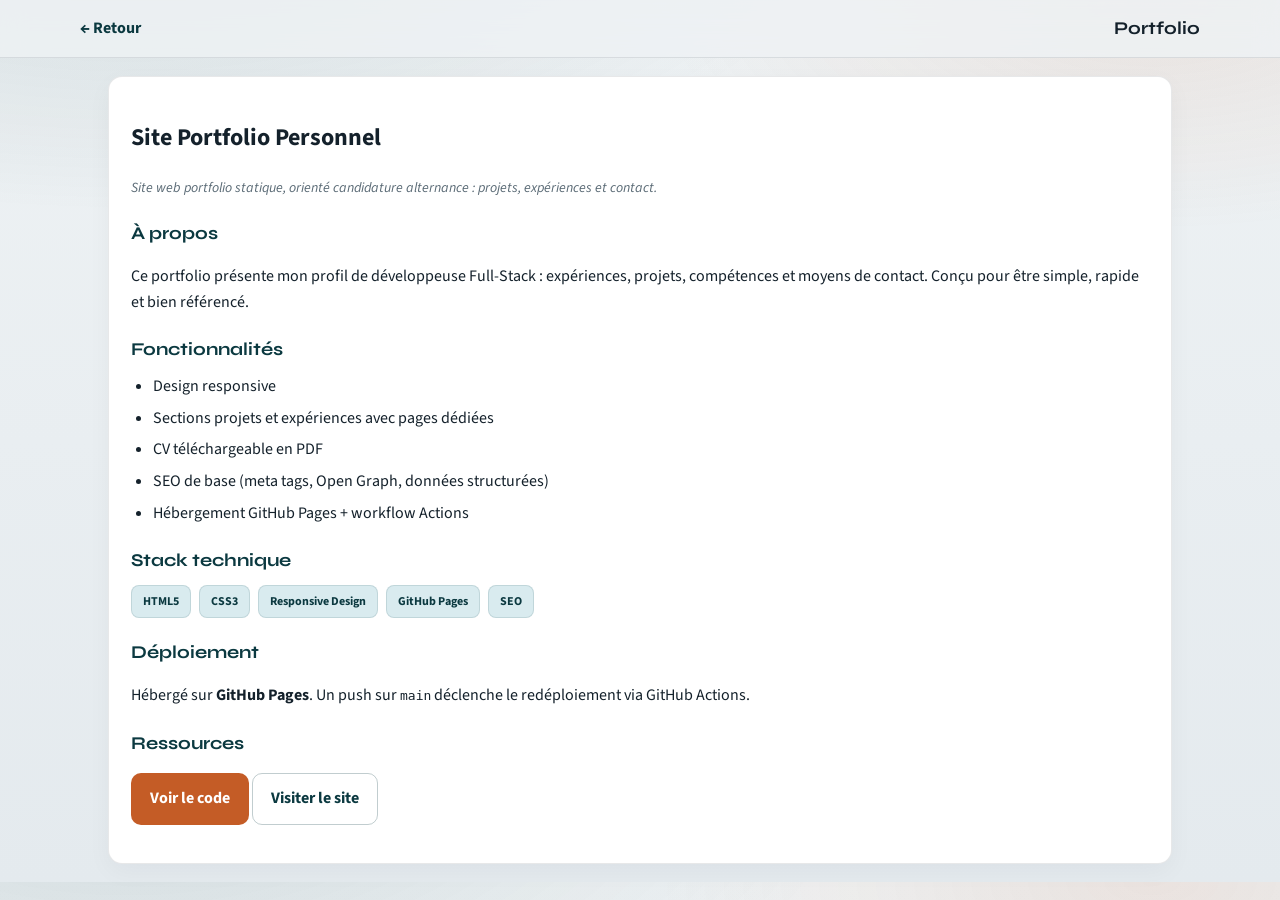
<file: projects/Portfolio.html>
<!doctype html>
<html lang="fr">
<head>
  <meta charset="utf-8" />
  <meta name="viewport" content="width=device-width,initial-scale=1" />
  <title>Portfolio — Projet | Khady Diop</title>
  <meta name="description" content="Site portfolio statique de Khady Diop : HTML/CSS, GitHub Pages, SEO et présentation des projets full-stack.">
  <meta property="og:title" content="Portfolio — Projet | Khady Diop">
  <meta property="og:description" content="Portfolio personnel hébergé sur GitHub Pages — stack HTML/CSS, SEO de base.">
  <meta property="og:type" content="website">
  <meta property="og:url" content="https://arame7.github.io/projects/Portfolio.html">
  <meta property="og:image" content="https://arame7.github.io/images/profile.JPG">
  <link rel="canonical" href="https://arame7.github.io/projects/Portfolio.html">
  <link rel="icon" href="/images/profile.JPG" type="image/jpeg">
  <link rel="stylesheet" href="/styles.css">
</head>
<body>
  <a class="skip-link" href="#main">Aller au contenu</a>
  <header class="site-header"><div class="container header-inner"><a href="/">← Retour</a><h1>Portfolio</h1></div></header>
  <main id="main" class="container">
    <section class="card">
      <h2>Site Portfolio Personnel</h2>
      <p class="note">Site web portfolio statique, orienté candidature alternance : projets, expériences et contact.</p>
      
      <h3>À propos</h3>
      <p>Ce portfolio présente mon profil de développeuse Full-Stack : expériences, projets, compétences et moyens de contact. Conçu pour être simple, rapide et bien référencé.</p>
      
      <h3>Fonctionnalités</h3>
      <ul>
        <li>Design responsive</li>
        <li>Sections projets et expériences avec pages dédiées</li>
        <li>CV téléchargeable en PDF</li>
        <li>SEO de base (meta tags, Open Graph, données structurées)</li>
        <li>Hébergement GitHub Pages + workflow Actions</li>
      </ul>

      <h3>Stack technique</h3>
      <div class="tech-stack">
        <span class="tech-badge">HTML5</span>
        <span class="tech-badge">CSS3</span>
        <span class="tech-badge">Responsive Design</span>
        <span class="tech-badge">GitHub Pages</span>
        <span class="tech-badge">SEO</span>
      </div>

      <h3>Déploiement</h3>
      <p>Hébergé sur <strong>GitHub Pages</strong>. Un push sur <code>main</code> déclenche le redéploiement via GitHub Actions.</p>

      <h3>Ressources</h3>
      <p>
        <a href="https://github.com/arame7/arame7.github.io" target="_blank" rel="noopener noreferrer" class="btn">Voir le code</a>
        <a href="https://arame7.github.io" target="_blank" rel="noopener noreferrer" class="btn btn-secondary">Visiter le site</a>
      </p>
    </section>
  </main>
</body>
</html>
</file>
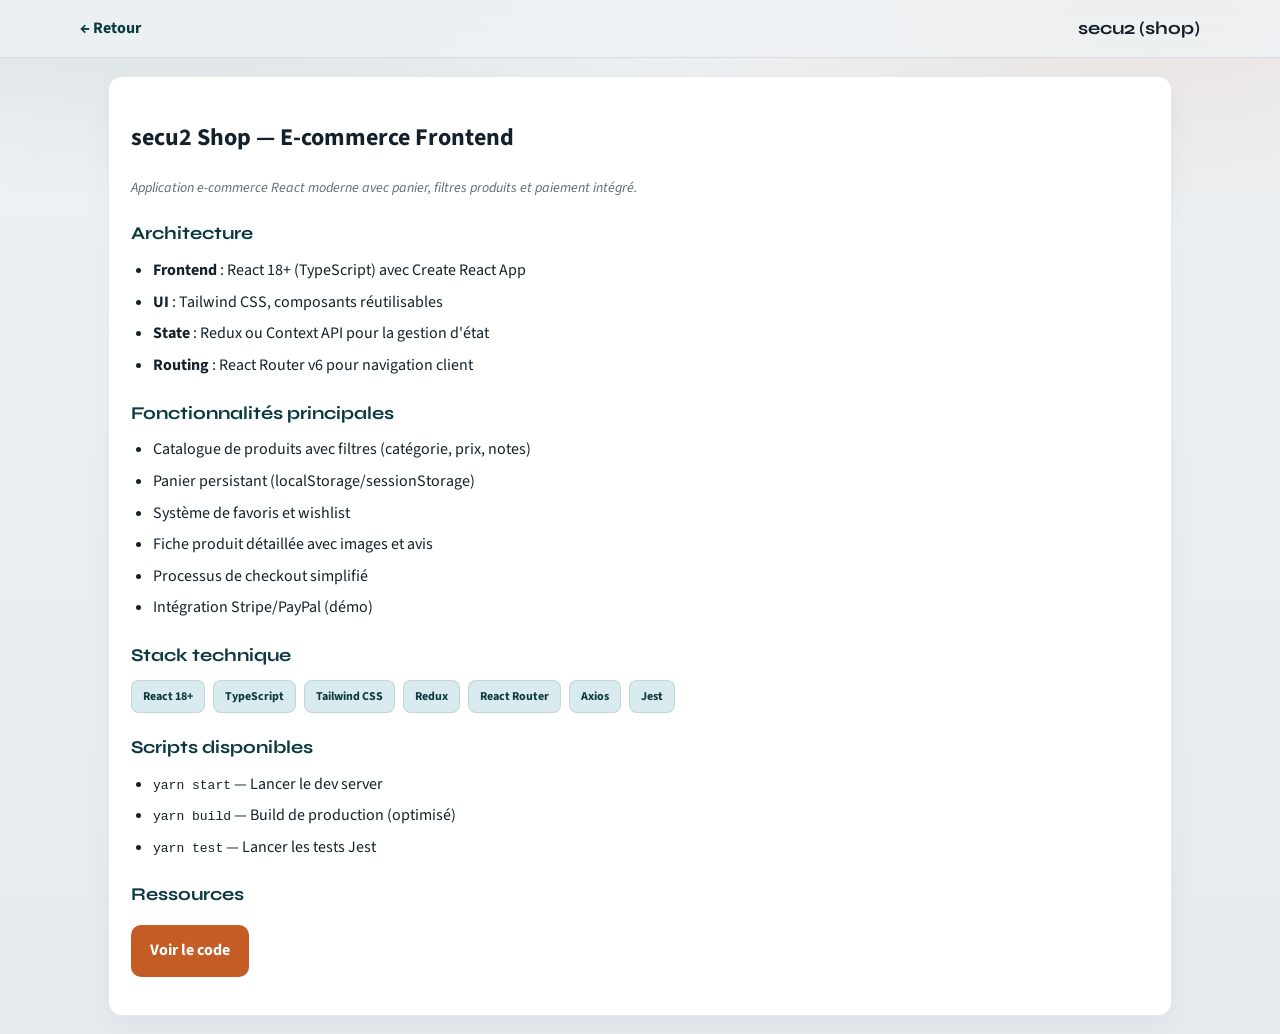
<file: projects/secu2.html>
<!doctype html>
<html lang="fr">
<head>
  <meta charset="utf-8" />
  <meta name="viewport" content="width=device-width,initial-scale=1" />
  <title>secu2 (shop) — Projet</title>
  <link rel="stylesheet" href="/styles.css">
</head>
<body>
  <header class="site-header"><div class="container header-inner"><a href="/">← Retour</a><h1>secu2 (shop)</h1></div></header>
  <main class="container">
    <section class="card">
      <h2>secu2 Shop — E-commerce Frontend</h2>
      <p class="note">Application e-commerce React moderne avec panier, filtres produits et paiement intégré.</p>
      
      <h3>Architecture</h3>
      <ul>
        <li><strong>Frontend</strong> : React 18+ (TypeScript) avec Create React App</li>
        <li><strong>UI</strong> : Tailwind CSS, composants réutilisables</li>
        <li><strong>State</strong> : Redux ou Context API pour la gestion d'état</li>
        <li><strong>Routing</strong> : React Router v6 pour navigation client</li>
      </ul>

      <h3>Fonctionnalités principales</h3>
      <ul>
        <li>Catalogue de produits avec filtres (catégorie, prix, notes)</li>
        <li>Panier persistant (localStorage/sessionStorage)</li>
        <li>Système de favoris et wishlist</li>
        <li>Fiche produit détaillée avec images et avis</li>
        <li>Processus de checkout simplifié</li>
        <li>Intégration Stripe/PayPal (démo)</li>
      </ul>

      <h3>Stack technique</h3>
      <div class="tech-stack">
        <span class="tech-badge">React 18+</span>
        <span class="tech-badge">TypeScript</span>
        <span class="tech-badge">Tailwind CSS</span>
        <span class="tech-badge">Redux</span>
        <span class="tech-badge">React Router</span>
        <span class="tech-badge">Axios</span>
        <span class="tech-badge">Jest</span>
      </div>

      <h3>Scripts disponibles</h3>
      <ul>
        <li><code>yarn start</code> — Lancer le dev server</li>
        <li><code>yarn build</code> — Build de production (optimisé)</li>
        <li><code>yarn test</code> — Lancer les tests Jest</li>
      </ul>

      <h3>Ressources</h3>
      <p>
        <a href="https://github.com/arame7/secu2" target="_blank" rel="noopener noreferrer" class="btn">Voir le code</a>
      </p>
    </section>
  </main>
</body>
</html>
</file>
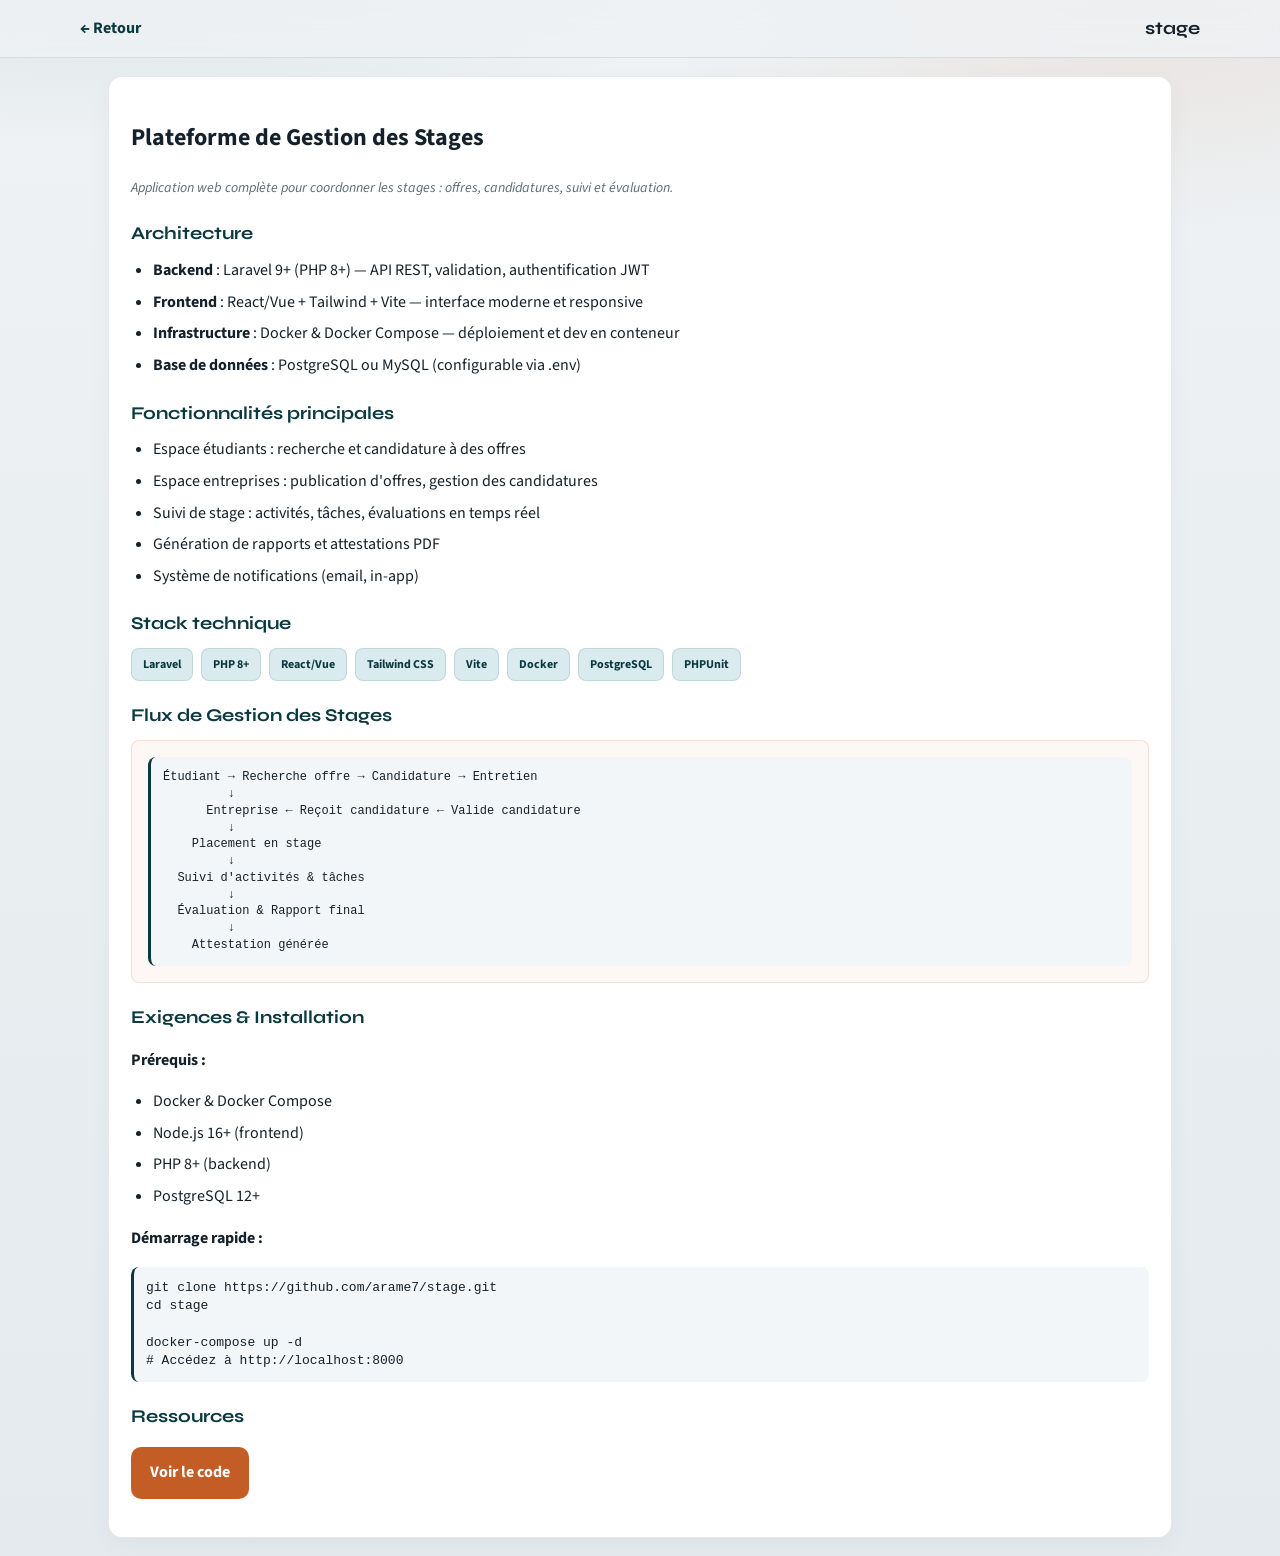
<file: projects/stage.html>
<!doctype html>
<html lang="fr">
<head>
  <meta charset="utf-8" />
  <meta name="viewport" content="width=device-width,initial-scale=1" />
  <title>Gestion des stages — Projet | Khady Diop</title>
  <meta name="description" content="Application de gestion des stages : Laravel, Vite, Tailwind, Docker.">
  <meta property="og:title" content="Gestion des stages | Khady Diop">
  <meta property="og:description" content="Laravel + Vite + Tailwind, conteneurisé avec Docker.">
  <meta property="og:type" content="website">
  <meta property="og:url" content="https://arame7.github.io/projects/stage.html">
  <meta property="og:image" content="https://arame7.github.io/images/profile.JPG">
  <link rel="canonical" href="https://arame7.github.io/projects/stage.html">
  <link rel="icon" href="/images/profile.JPG" type="image/jpeg">
  <link rel="stylesheet" href="/styles.css">
</head>
<body>
  <header class="site-header"><div class="container header-inner"><a href="/">← Retour</a><h1>stage</h1></div></header>
  <main class="container">
    <section class="card">
      <h2>Plateforme de Gestion des Stages</h2>
      <p class="note">Application web complète pour coordonner les stages : offres, candidatures, suivi et évaluation.</p>
      
      <h3>Architecture</h3>
      <ul>
        <li><strong>Backend</strong> : Laravel 9+ (PHP 8+) — API REST, validation, authentification JWT</li>
        <li><strong>Frontend</strong> : React/Vue + Tailwind + Vite — interface moderne et responsive</li>
        <li><strong>Infrastructure</strong> : Docker & Docker Compose — déploiement et dev en conteneur</li>
        <li><strong>Base de données</strong> : PostgreSQL ou MySQL (configurable via .env)</li>
      </ul>

      <h3>Fonctionnalités principales</h3>
      <ul>
        <li>Espace étudiants : recherche et candidature à des offres</li>
        <li>Espace entreprises : publication d'offres, gestion des candidatures</li>
        <li>Suivi de stage : activités, tâches, évaluations en temps réel</li>
        <li>Génération de rapports et attestations PDF</li>
        <li>Système de notifications (email, in-app)</li>
      </ul>

      <h3>Stack technique</h3>
      <div class="tech-stack">
        <span class="tech-badge">Laravel</span>
        <span class="tech-badge">PHP 8+</span>
        <span class="tech-badge">React/Vue</span>
        <span class="tech-badge">Tailwind CSS</span>
        <span class="tech-badge">Vite</span>
        <span class="tech-badge">Docker</span>
        <span class="tech-badge">PostgreSQL</span>
        <span class="tech-badge">PHPUnit</span>
      </div>

      <h3>Flux de Gestion des Stages</h3>
      <div style="background:rgba(217,115,59,0.05); padding:16px; border-radius:8px; border:1px solid rgba(217,115,59,0.2); margin-bottom:16px; overflow-x:auto;">
        <pre style="margin:0; font-size:12px;">Étudiant → Recherche offre → Candidature → Entretien
         ↓
      Entreprise ← Reçoit candidature ← Valide candidature
         ↓
    Placement en stage
         ↓
  Suivi d'activités & tâches
         ↓
  Évaluation & Rapport final
         ↓
    Attestation générée</pre>
      </div>

      <h3>Exigences & Installation</h3>
      <p><strong>Prérequis :</strong></p>
      <ul>
        <li>Docker & Docker Compose</li>
        <li>Node.js 16+ (frontend)</li>
        <li>PHP 8+ (backend)</li>
        <li>PostgreSQL 12+</li>
      </ul>
      
      <p><strong>Démarrage rapide :</strong></p>
      <pre>git clone https://github.com/arame7/stage.git
cd stage

docker-compose up -d
# Accédez à http://localhost:8000</pre>

      <h3>Ressources</h3>
      <p>
        <a href="https://github.com/arame7/stage" target="_blank" rel="noopener noreferrer" class="btn">Voir le code</a>
        <a href="https://github.com/arame7/stage#readme" target="_blank" rel="noopener noreferrer" class="btn" style="background:var(--accent-deep)">Documentation</a>
      </p>
    </section>
  </main>
</body>
</html>
</file>
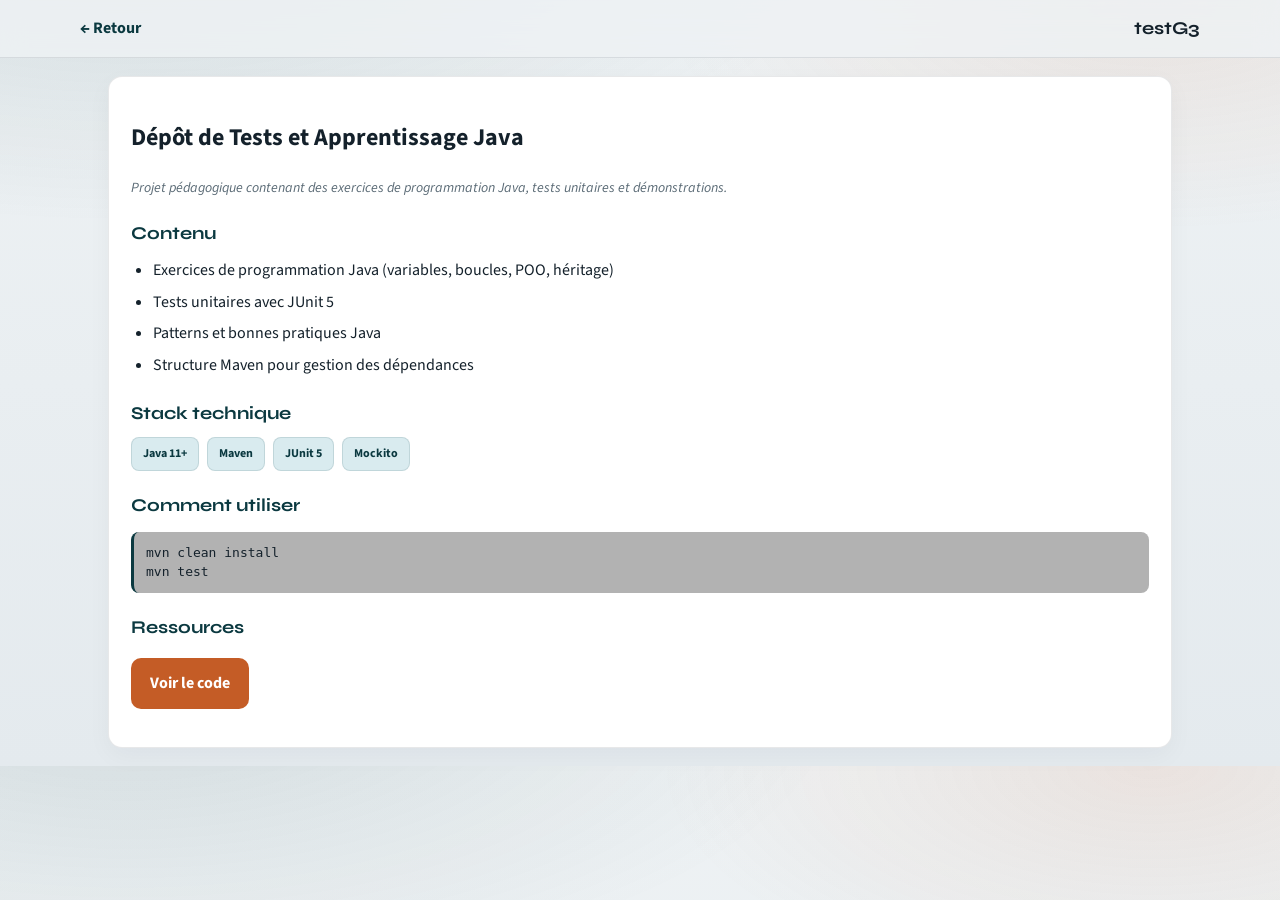
<file: projects/testG3.html>
<!doctype html>
<html lang="fr">
<head>
  <meta charset="utf-8" />
  <meta name="viewport" content="width=device-width,initial-scale=1" />
  <title>testG3 — Projet</title>
  <link rel="stylesheet" href="/styles.css">
</head>
<body>
  <header class="site-header"><div class="container header-inner"><a href="/">← Retour</a><h1>testG3</h1></div></header>
  <main class="container">
    <section class="card">
      <h2>Dépôt de Tests et Apprentissage Java</h2>
      <p class="note">Projet pédagogique contenant des exercices de programmation Java, tests unitaires et démonstrations.</p>
      
      <h3>Contenu</h3>
      <ul>
        <li>Exercices de programmation Java (variables, boucles, POO, héritage)</li>
        <li>Tests unitaires avec JUnit 5</li>
        <li>Patterns et bonnes pratiques Java</li>
        <li>Structure Maven pour gestion des dépendances</li>
      </ul>

      <h3>Stack technique</h3>
      <div class="tech-stack">
        <span class="tech-badge">Java 11+</span>
        <span class="tech-badge">Maven</span>
        <span class="tech-badge">JUnit 5</span>
        <span class="tech-badge">Mockito</span>
      </div>

      <h3>Comment utiliser</h3>
      <pre style="background:rgba(0,0,0,0.3); padding:12px; border-radius:8px; overflow-x:auto;">mvn clean install
mvn test</pre>

      <h3>Ressources</h3>
      <p>
        <a href="https://github.com/arame7/testG3" target="_blank" rel="noopener noreferrer" class="btn">Voir le code</a>
      </p>
    </section>
  </main>
</body>
</html>
</file>
<file: styles.css>
@import url('https://fonts.googleapis.com/css2?family=Source+Sans+3:wght@400;500;600;700&family=Syne:wght@600;700;800&display=swap');

:root{
  --bg:#eef2f4;
  --bg-deep:#e4eaee;
  --surface:#ffffff;
  --text:#14212b;
  --muted:#5b6b76;
  --line:rgba(20,33,43,0.1);
  --accent:#0b3940;
  --accent-soft:#d9ebef;
  --cta:#c45c26;
  --cta-hover:#a94b1c;
  --radius:14px;
  --shadow:0 18px 40px rgba(20,33,43,0.08);
  --max:1120px;
}

*{box-sizing:border-box}
html{scroll-behavior:smooth}
body{
  margin:0;
  font-family:"Source Sans 3",ui-sans-serif,system-ui,sans-serif;
  color:var(--text);
  background:
    radial-gradient(1200px 500px at 10% -10%, rgba(11,57,64,0.12), transparent 60%),
    radial-gradient(900px 420px at 90% 0%, rgba(196,92,38,0.1), transparent 55%),
    linear-gradient(180deg, var(--bg), var(--bg-deep));
  line-height:1.6;
  -webkit-font-smoothing:antialiased;
}

img{max-width:100%;display:block}
a{color:var(--accent)}
a:hover{color:var(--cta)}

.container{max-width:var(--max);margin:0 auto;padding:0 28px}
.skip-link{position:absolute;left:-9999px;top:auto;width:1px;height:1px;overflow:hidden;z-index:100}
.skip-link:focus{left:16px;top:16px;width:auto;height:auto;padding:10px 14px;background:var(--cta);color:#fff;border-radius:8px;font-weight:700}

/* Header */
.site-header{
  position:sticky;top:0;z-index:40;
  backdrop-filter:blur(12px);
  background:rgba(238,242,244,0.82);
  border-bottom:1px solid var(--line);
}
.header-inner{
  display:flex;align-items:center;justify-content:space-between;
  gap:20px;padding:14px 0;
}
.brand{display:flex;align-items:center;gap:12px;text-decoration:none;color:inherit}
.avatar-wrap{
  width:44px;height:44px;border-radius:50%;overflow:hidden;
  border:2px solid #fff;box-shadow:0 4px 14px rgba(20,33,43,0.12);
}
.avatar-wrap img{width:100%;height:100%;object-fit:cover}
.brand-text h1{
  margin:0;font-family:Syne,sans-serif;font-size:15px;letter-spacing:0.04em;font-weight:800;
}
.subtitle{margin:0;color:var(--muted);font-size:13px;font-weight:500}
.nav{display:flex;flex-wrap:wrap;gap:8px 18px;align-items:center}
.nav a{
  color:var(--muted);text-decoration:none;font-weight:600;font-size:14px;
  position:relative;padding:4px 0;
}
.nav a::after{
  content:"";position:absolute;left:0;bottom:0;width:0;height:2px;
  background:var(--cta);transition:width .25s ease;
}
.nav a:hover{color:var(--text)}
.nav a:hover::after{width:100%}
.nav-cv{
  margin-left:8px;padding:8px 14px!important;
  background:var(--accent);color:#fff!important;border-radius:999px;
  font-size:13px!important;
}
.nav-cv::after{display:none!important}
.nav-cv:hover{background:var(--cta);color:#fff!important}

/* Hero */
.hero{
  display:grid;grid-template-columns:1.15fr 0.85fr;gap:40px;align-items:center;
  min-height:min(78vh,720px);padding:56px 0 40px;
  animation:fadeInUp .7s ease both;
}
.hero-kicker{
  display:inline-block;margin:0 0 14px;padding:6px 12px;
  background:var(--accent-soft);color:var(--accent);
  border-radius:999px;font-size:13px;font-weight:700;letter-spacing:0.02em;
}
.hero-name{
  margin:0;font-family:Syne,sans-serif;font-size:clamp(40px,7vw,72px);
  line-height:0.95;letter-spacing:-0.03em;font-weight:800;color:var(--accent);
}
.hero h2{
  margin:18px 0 0;font-family:Syne,sans-serif;font-size:clamp(22px,3vw,32px);
  line-height:1.2;font-weight:700;
}
.lead{color:var(--muted);margin-top:14px;font-size:18px;max-width:36ch}
.contact-line{color:var(--muted);margin-top:16px;font-size:15px}
.contact-line a{font-weight:600;text-decoration:none}
.hero-cta{display:flex;flex-wrap:wrap;gap:10px;margin-top:28px}
.hero-visual{
  position:relative;border-radius:24px;overflow:hidden;
  min-height:420px;box-shadow:var(--shadow);
  background:linear-gradient(145deg, var(--accent), #164e57 55%, var(--cta));
  animation:fadeInScale .8s ease .1s both;
}
.hero-visual img{
  width:100%;height:100%;object-fit:cover;min-height:420px;
  mix-blend-mode:normal;opacity:0.92;
}
.hero-visual::after{
  content:"";position:absolute;inset:0;
  background:linear-gradient(180deg, transparent 45%, rgba(11,57,64,0.45));
  pointer-events:none;
}

/* Buttons */
.btn{
  display:inline-flex;align-items:center;justify-content:center;
  background:var(--cta);color:#fff;padding:12px 18px;border-radius:10px;
  text-decoration:none;font-weight:700;border:1px solid transparent;
  transition:transform .2s ease, background .2s ease, box-shadow .2s ease;
}
.btn:hover{background:var(--cta-hover);color:#fff;transform:translateY(-2px);box-shadow:0 10px 24px rgba(196,92,38,0.25)}
.btn-secondary{
  background:transparent;color:var(--accent);border-color:rgba(11,57,64,0.25);
}
.btn-secondary:hover{background:var(--accent);color:#fff;box-shadow:none}
.btn:focus-visible,.nav a:focus-visible,.project-card:focus-visible,.experience-link:focus-visible{
  outline:2px solid var(--cta);outline-offset:3px;
}

/* Sections */
.section{padding:28px 0 8px;animation:fadeInUp .6s ease both}
.section-head{margin-bottom:18px}
.section-head h2{
  margin:0;font-family:Syne,sans-serif;font-size:28px;letter-spacing:-0.02em;font-weight:800;
}
.section-head p{margin:8px 0 0;color:var(--muted);max-width:54ch}

.panel{
  background:var(--surface);border:1px solid var(--line);
  border-radius:var(--radius);padding:24px;box-shadow:0 8px 24px rgba(20,33,43,0.04);
}

.about-grid{display:grid;grid-template-columns:1.4fr 0.8fr;gap:22px;align-items:start}
.about-aside{
  background:linear-gradient(160deg, var(--accent-soft), #fff);
  border:1px solid rgba(11,57,64,0.12);border-radius:12px;padding:20px;
}
.about-aside h3{margin-top:0;font-family:Syne,sans-serif;color:var(--accent)}
.about-aside p{margin:8px 0;color:var(--muted)}
.about-aside strong{color:var(--text)}

.experience-list{display:grid;gap:14px}
.experience-item{
  padding:18px;border-radius:12px;border:1px solid var(--line);
  background:#fff;transition:border-color .2s ease, transform .2s ease;
}
.experience-item:hover{border-color:rgba(11,57,64,0.28);transform:translateY(-2px)}
.experience-top{display:flex;align-items:center;gap:14px;margin-bottom:10px}
.experience-header{display:flex;flex-wrap:wrap;align-items:baseline;justify-content:space-between;gap:8px;flex:1;min-width:0}
.experience-header h3{margin:0;font-family:Syne,sans-serif;font-size:18px;color:var(--accent)}
.experience-meta{color:var(--muted);font-size:13px;font-weight:600}
.experience-stack{color:var(--muted);font-size:13px;margin-top:10px}
.experience-link{display:inline-block;margin-top:8px;color:var(--cta);text-decoration:none;font-weight:700}
.experience-link:hover{text-decoration:underline}
.org-logo{
  width:52px;height:52px;object-fit:contain;border-radius:10px;
  background:#fff;padding:5px;flex-shrink:0;border:1px solid var(--line);
}
.org-logo-cover{object-fit:cover;padding:0;background:var(--bg)}

.grid-3{display:grid;grid-template-columns:repeat(3,1fr);gap:14px}
.skill-card h3{margin:0 0 8px;font-family:Syne,sans-serif;font-size:18px;color:var(--accent)}
.skill-card p{margin:0;color:var(--muted);font-size:15px}
.tag-row{display:flex;flex-wrap:wrap;gap:8px;margin-top:14px}
.tag{
  display:inline-block;padding:6px 10px;border-radius:8px;font-size:12px;font-weight:700;
  background:var(--accent-soft);color:var(--accent);border:1px solid rgba(11,57,64,0.1);
}

.projects-grid{display:grid;grid-template-columns:repeat(auto-fit,minmax(260px,1fr));gap:16px;margin-top:8px}
.project-card{
  display:flex;flex-direction:column;gap:10px;padding:0;overflow:hidden;
  background:#fff;border:1px solid var(--line);border-radius:14px;
  text-decoration:none;color:var(--text);
  transition:transform .25s ease, box-shadow .25s ease, border-color .25s ease;
}
.project-card:hover{
  transform:translateY(-6px);box-shadow:var(--shadow);border-color:rgba(11,57,64,0.22);
}
.project-card .project-body{padding:16px 16px 18px}
.project-card h3{margin:0 0 6px;font-family:Syne,sans-serif;font-size:17px;color:var(--accent)}
.project-card:hover h3{color:var(--cta)}
.project-card p{color:var(--muted);margin:0;font-size:14px}
.project-card .project-hero{
  margin:0;border-radius:0;min-height:150px;background:var(--bg-deep);
}
.project-card .project-hero img{
  width:100%;height:160px;object-fit:cover;box-shadow:none;margin:0;
}
.priv{opacity:0.65;font-size:12px;margin-left:4px;font-weight:600}

.stat-number{margin:0;font-family:Syne,sans-serif;font-size:34px;color:var(--accent)}
.stat-card p{margin:6px 0 0;color:var(--muted)}

.gallery-grid{display:grid;grid-template-columns:repeat(auto-fit,minmax(240px,1fr));gap:14px}
.gallery-item{
  background:#fff;border:1px solid var(--line);border-radius:12px;overflow:hidden;
  transition:transform .2s ease, box-shadow .2s ease;
}
.gallery-item:hover{transform:translateY(-4px);box-shadow:var(--shadow)}
.gallery-item img{width:100%;height:190px;object-fit:cover}
.gallery-item p{margin:0;padding:12px 14px;color:var(--muted);font-size:14px}
.gallery-item strong{color:var(--text)}

.contact-grid{display:grid;grid-template-columns:repeat(auto-fit,minmax(150px,1fr));gap:12px;margin-top:8px}
.contact-btn{margin:0;width:100%}
.availability-box{
  margin-top:18px;padding:14px 16px;border-radius:10px;
  background:var(--accent-soft);border-left:3px solid var(--accent);
}
.availability-box p{margin:0}
.availability-note{margin-top:8px!important;font-size:14px;color:var(--muted)}

.cv-panel{display:grid;grid-template-columns:1.1fr 0.9fr;gap:18px;align-items:start}
.cv-frame{
  border:1px solid var(--line);border-radius:12px;overflow:hidden;background:#fff;min-height:420px;
}
.cv-frame iframe{width:100%;height:520px;border:0;display:block}

.tech-stack{display:flex;flex-wrap:wrap;gap:8px;margin-top:10px}
.tech-badge{
  display:inline-block;background:var(--accent-soft);border:1px solid rgba(11,57,64,0.12);
  padding:6px 11px;border-radius:8px;font-size:12px;font-weight:700;color:var(--accent);
}
.note{color:var(--muted);font-size:14px;font-style:italic}
.site-header .header-inner a{color:var(--accent);text-decoration:none;font-weight:700}
.site-header .header-inner h1{margin:0;font-family:Syne,sans-serif;font-size:18px;color:var(--text)}
.site-footer{padding:28px 0 40px;border-top:1px solid var(--line);text-align:center;color:var(--muted);margin-top:36px}

/* Project detail pages keep working */
.card{
  background:var(--surface);padding:22px;border-radius:var(--radius);margin:18px 0;
  border:1px solid var(--line);box-shadow:0 8px 24px rgba(20,33,43,0.04);
}
.project-hero{
  display:flex;align-items:center;justify-content:center;margin:18px 0;
  border-radius:12px;overflow:hidden;background:var(--bg-deep);
}
.project-hero img{max-width:100%;height:auto;box-shadow:none}
h3{margin-top:20px;margin-bottom:10px;font-size:18px;color:var(--accent);font-family:Syne,sans-serif}
ul{margin:10px 0;padding-left:22px}
ul li{margin:6px 0}
pre{
  background:#f3f6f8;padding:12px;border-radius:8px;overflow-x:auto;
  border-left:3px solid var(--accent);font-size:13px;line-height:1.4;
}

@keyframes fadeInScale{0%{opacity:0;transform:scale(.97)}100%{opacity:1;transform:scale(1)}}
@keyframes fadeInUp{0%{opacity:0;transform:translateY(18px)}100%{opacity:1;transform:translateY(0)}}

@media (prefers-reduced-motion:reduce){
  *,*::before,*::after{animation:none!important;transition:none!important}
}

@media (max-width:900px){
  .hero{grid-template-columns:1fr;min-height:auto;padding:32px 0 20px}
  .hero-visual,.hero-visual img{min-height:300px}
  .about-grid,.cv-panel,.grid-3{grid-template-columns:1fr}
  .header-inner{flex-direction:column;align-items:flex-start}
  .nav{width:100%}
  .nav-cv{margin-left:0}
  .experience-header{flex-direction:column;align-items:flex-start}
}
</file>
